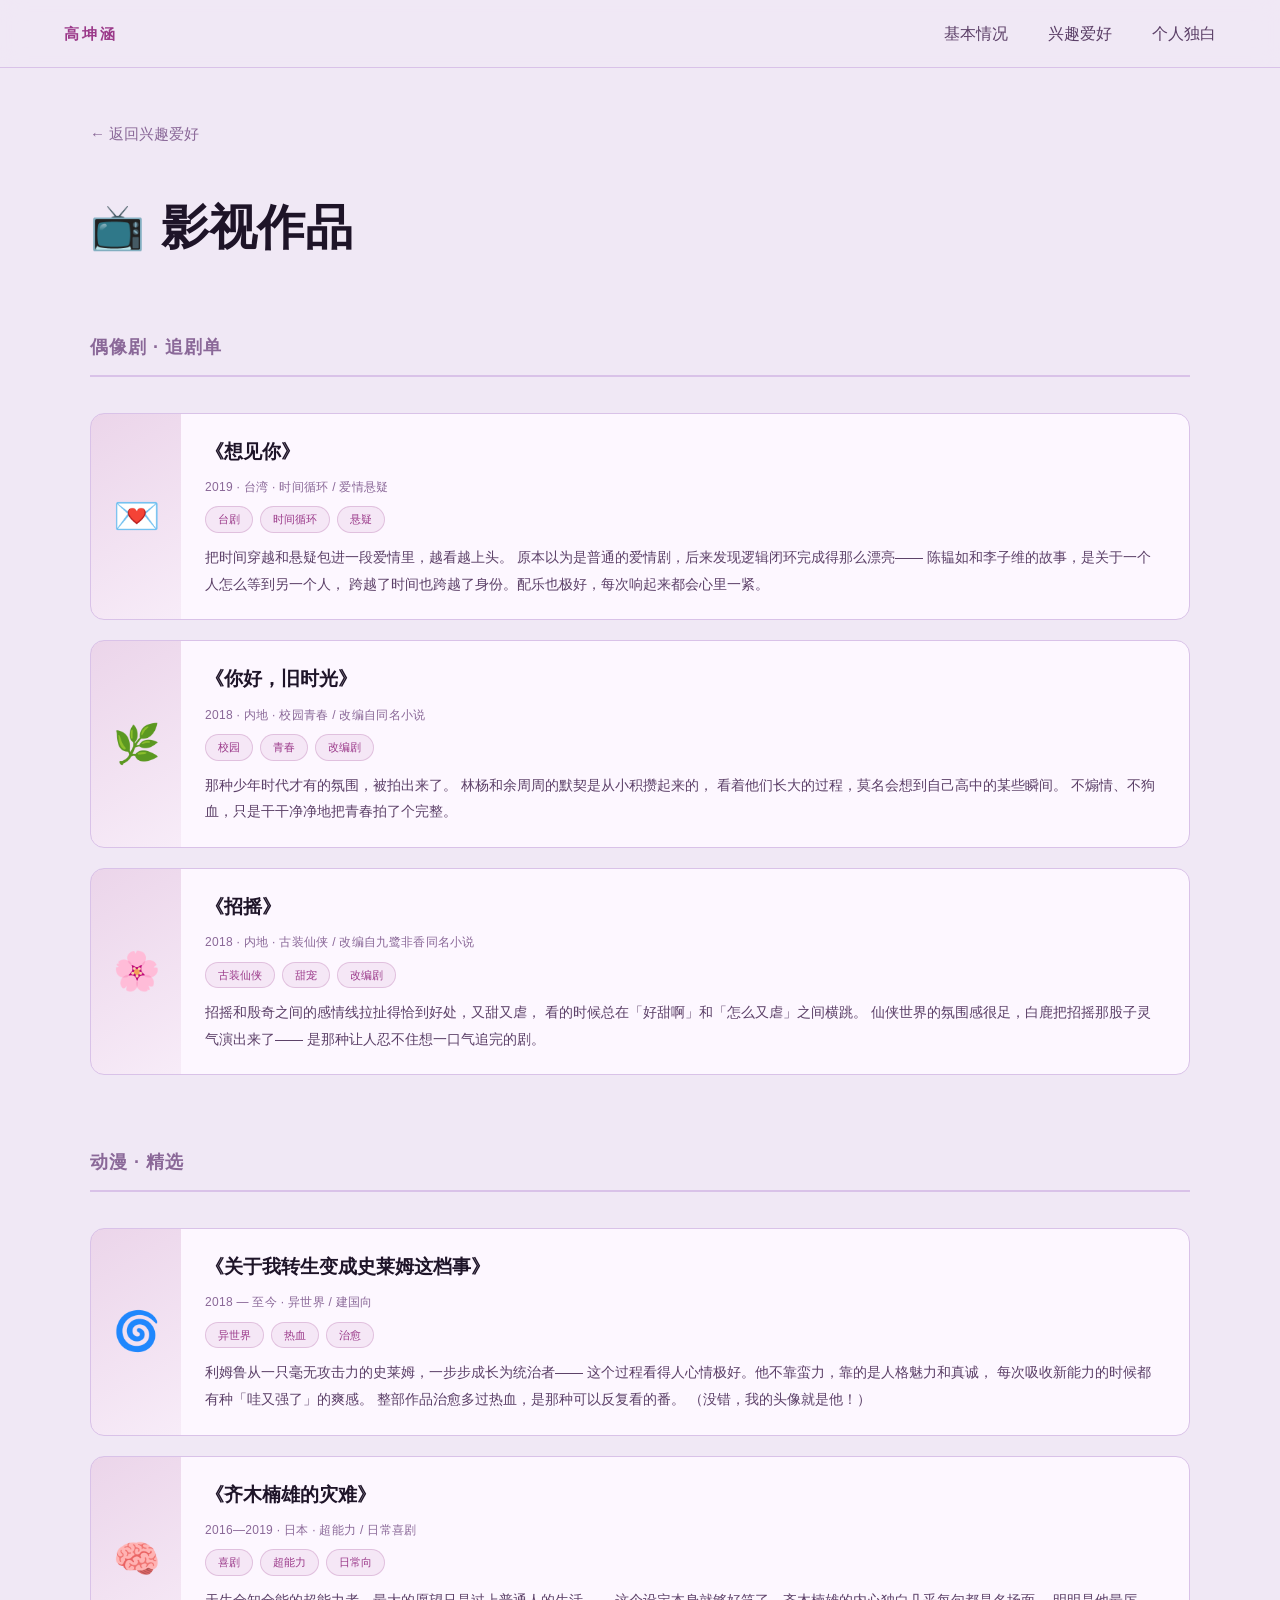
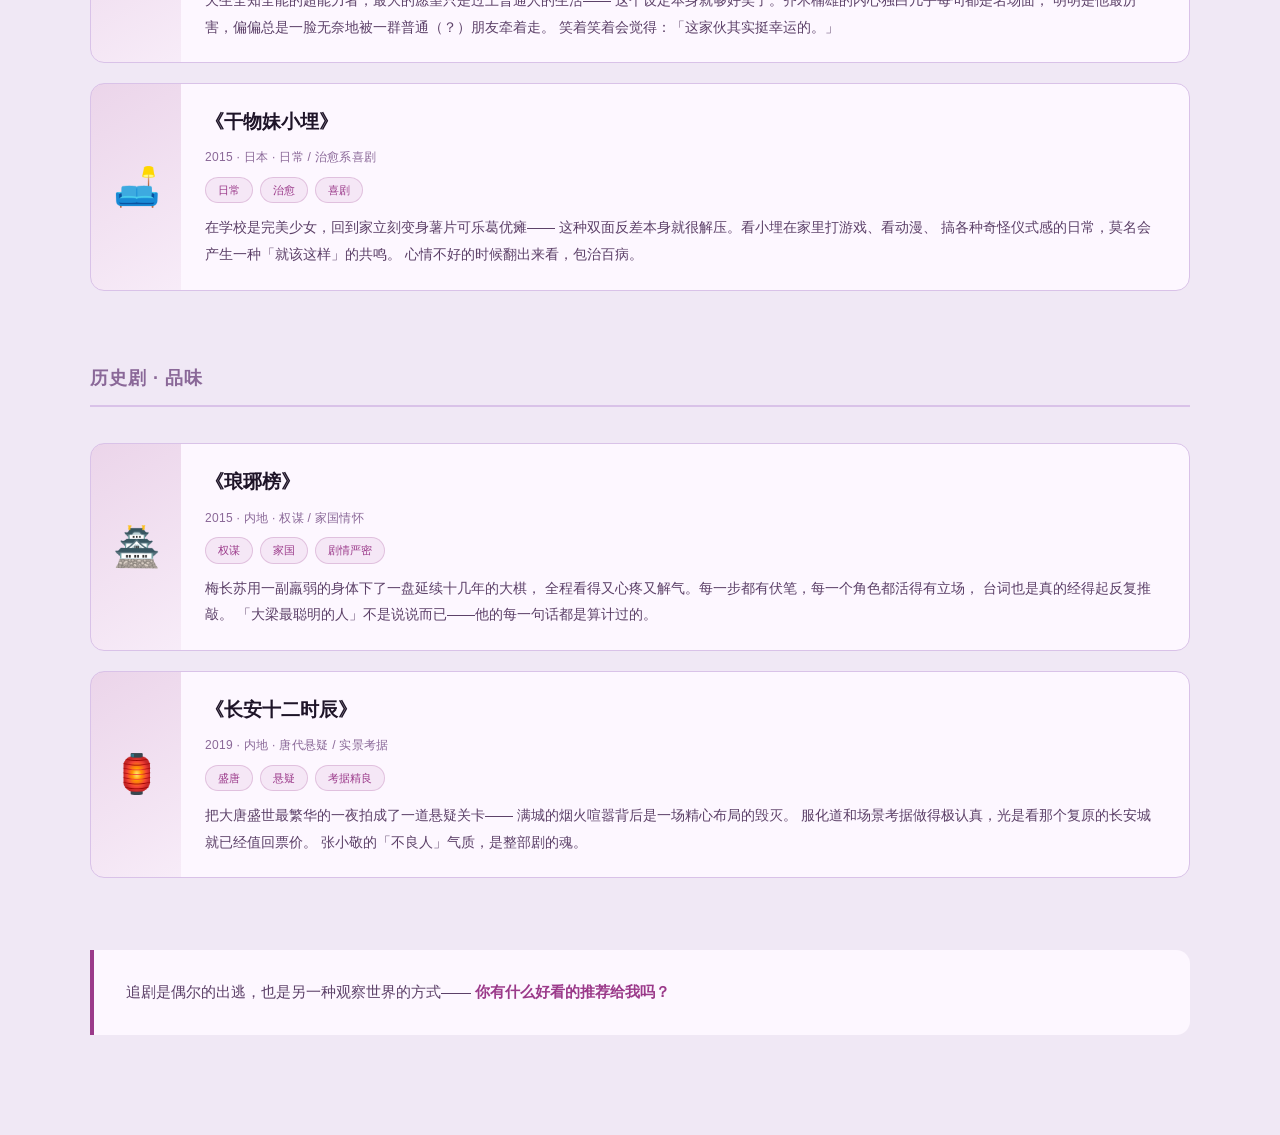
<file: drama.html>
<!DOCTYPE html>
<html lang="zh-CN">
<head>
  <meta charset="UTF-8">
  <meta name="viewport" content="width=device-width, initial-scale=1.0">
  <title>影视作品 — 高坤涵</title>
  <link rel="stylesheet" href="../style.css">
  <style>
    .hobby-page {
      padding: 120px 48px 100px;
    }

    .back-link {
      display: inline-block;
      margin-bottom: 40px;
      font-size: 15px;
      color: var(--text-muted);
      text-decoration: none;
      transition: color var(--transition);
    }
    .back-link:hover { color: var(--accent); }

    .page-heading {
      display: flex;
      align-items: center;
      gap: 16px;
      margin-bottom: 64px;
    }
    .page-icon { font-size: 44px; }
    .page-title {
      font-size: clamp(28px, 5vw, 48px);
      font-weight: 700;
    }

    /* ===== 分区 ===== */
    .drama-section {
      margin-bottom: 72px;
    }
    .drama-subtitle {
      font-size: 18px;
      font-weight: 600;
      color: var(--text-muted);
      letter-spacing: 1px;
      margin-bottom: 36px;
      padding-bottom: 12px;
      border-bottom: 2px solid var(--border);
    }

    /* ===== 卡片列表 ===== */
    .drama-list {
      display: flex;
      flex-direction: column;
      gap: 20px;
    }

    .drama-card {
      display: flex;
      gap: 0;
      background: var(--surface);
      border: 1px solid var(--border);
      border-radius: var(--radius);
      overflow: hidden;
      transition: border-color var(--transition), transform var(--transition);
    }
    .drama-card:hover {
      border-color: var(--accent);
      transform: translateX(4px);
    }

    /* 左侧彩色区块 */
    .drama-thumb {
      width: 90px;
      flex-shrink: 0;
      background: linear-gradient(150deg, rgba(155,58,138,0.18) 0%, rgba(155,58,138,0.06) 100%);
      display: flex;
      align-items: center;
      justify-content: center;
      font-size: 38px;
    }

    .drama-body {
      padding: 22px 28px 22px 24px;
      display: flex;
      flex-direction: column;
      gap: 9px;
      flex: 1;
    }

    .drama-title {
      font-size: 19px;
      font-weight: 700;
      color: var(--text-primary);
    }

    .drama-meta {
      font-size: 12px;
      color: var(--text-muted);
      letter-spacing: 0.3px;
    }

    .drama-tags {
      display: flex;
      flex-wrap: wrap;
      gap: 7px;
    }

    .drama-tag {
      font-size: 11px;
      padding: 3px 12px;
      border-radius: 20px;
      background: rgba(155, 58, 138, 0.08);
      color: var(--accent);
      border: 1px solid rgba(155, 58, 138, 0.22);
    }

    .drama-review {
      font-size: 14px;
      color: var(--text-secondary);
      line-height: 1.9;
      margin-top: 2px;
    }

    /* ===== 结尾语 ===== */
    .drama-closing {
      margin-top: 8px;
      padding: 28px 32px;
      background: var(--surface);
      border-left: 4px solid var(--accent);
      border-radius: 0 var(--radius) var(--radius) 0;
      font-size: 15px;
      color: var(--text-secondary);
      line-height: 1.9;
    }
    .drama-closing strong {
      color: var(--accent);
    }

    @media (max-width: 700px) {
      .hobby-page { padding: 88px 20px 60px; }
      .drama-thumb { width: 64px; font-size: 28px; }
      .drama-body { padding: 18px 18px 18px 16px; }
      .drama-title { font-size: 17px; }
    }
  </style>
</head>
<body>

  <nav class="navbar">
    <a href="../index.html" class="nav-logo" style="text-decoration:none;">高坤涵</a>
    <ul class="nav-links">
      <li><a href="../index.html#about">基本情况</a></li>
      <li><a href="../index.html#hobbies">兴趣爱好</a></li>
      <li><a href="../index.html#monologue">个人独白</a></li>
    </ul>
  </nav>

  <main class="hobby-page">
    <div class="container">

      <a class="back-link" href="../index.html#hobbies">← 返回兴趣爱好</a>

      <div class="page-heading">
        <span class="page-icon">📺</span>
        <h1 class="page-title">影视作品</h1>
      </div>

      <!-- ===== 偶像剧 ===== -->
      <section class="drama-section">
        <h2 class="drama-subtitle">偶像剧 · 追剧单</h2>
        <div class="drama-list">

          <div class="drama-card">
            <div class="drama-thumb">💌</div>
            <div class="drama-body">
              <div class="drama-title">《想见你》</div>
              <div class="drama-meta">2019 · 台湾 · 时间循环 / 爱情悬疑</div>
              <div class="drama-tags">
                <span class="drama-tag">台剧</span>
                <span class="drama-tag">时间循环</span>
                <span class="drama-tag">悬疑</span>
              </div>
              <p class="drama-review">
                把时间穿越和悬疑包进一段爱情里，越看越上头。
                原本以为是普通的爱情剧，后来发现逻辑闭环完成得那么漂亮——
                陈韫如和李子维的故事，是关于一个人怎么等到另一个人，
                跨越了时间也跨越了身份。配乐也极好，每次响起来都会心里一紧。
              </p>
            </div>
          </div>

          <div class="drama-card">
            <div class="drama-thumb">🌿</div>
            <div class="drama-body">
              <div class="drama-title">《你好，旧时光》</div>
              <div class="drama-meta">2018 · 内地 · 校园青春 / 改编自同名小说</div>
              <div class="drama-tags">
                <span class="drama-tag">校园</span>
                <span class="drama-tag">青春</span>
                <span class="drama-tag">改编剧</span>
              </div>
              <p class="drama-review">
                那种少年时代才有的氛围，被拍出来了。
                林杨和余周周的默契是从小积攒起来的，
                看着他们长大的过程，莫名会想到自己高中的某些瞬间。
                不煽情、不狗血，只是干干净净地把青春拍了个完整。
              </p>
            </div>
          </div>

          <div class="drama-card">
            <div class="drama-thumb">🌸</div>
            <div class="drama-body">
              <div class="drama-title">《招摇》</div>
              <div class="drama-meta">2018 · 内地 · 古装仙侠 / 改编自九鹭非香同名小说</div>
              <div class="drama-tags">
                <span class="drama-tag">古装仙侠</span>
                <span class="drama-tag">甜宠</span>
                <span class="drama-tag">改编剧</span>
              </div>
              <p class="drama-review">
                招摇和殷奇之间的感情线拉扯得恰到好处，又甜又虐，
                看的时候总在「好甜啊」和「怎么又虐」之间横跳。
                仙侠世界的氛围感很足，白鹿把招摇那股子灵气演出来了——
                是那种让人忍不住想一口气追完的剧。
              </p>
            </div>
          </div>

        </div>
      </section>

      <!-- ===== 动漫 ===== -->
      <section class="drama-section">
        <h2 class="drama-subtitle">动漫 · 精选</h2>
        <div class="drama-list">

          <div class="drama-card">
            <div class="drama-thumb">🌀</div>
            <div class="drama-body">
              <div class="drama-title">《关于我转生变成史莱姆这档事》</div>
              <div class="drama-meta">2018 — 至今 · 异世界 / 建国向</div>
              <div class="drama-tags">
                <span class="drama-tag">异世界</span>
                <span class="drama-tag">热血</span>
                <span class="drama-tag">治愈</span>
              </div>
              <p class="drama-review">
                利姆鲁从一只毫无攻击力的史莱姆，一步步成长为统治者——
                这个过程看得人心情极好。他不靠蛮力，靠的是人格魅力和真诚，
                每次吸收新能力的时候都有种「哇又强了」的爽感。
                整部作品治愈多过热血，是那种可以反复看的番。
                （没错，我的头像就是他！）
              </p>
            </div>
          </div>

          <div class="drama-card">
            <div class="drama-thumb">🧠</div>
            <div class="drama-body">
              <div class="drama-title">《齐木楠雄的灾难》</div>
              <div class="drama-meta">2016—2019 · 日本 · 超能力 / 日常喜剧</div>
              <div class="drama-tags">
                <span class="drama-tag">喜剧</span>
                <span class="drama-tag">超能力</span>
                <span class="drama-tag">日常向</span>
              </div>
              <p class="drama-review">
                天生全知全能的超能力者，最大的愿望只是过上普通人的生活——
                这个设定本身就够好笑了。齐木楠雄的内心独白几乎每句都是名场面，
                明明是他最厉害，偏偏总是一脸无奈地被一群普通（？）朋友牵着走。
                笑着笑着会觉得：「这家伙其实挺幸运的。」
              </p>
            </div>
          </div>

          <div class="drama-card">
            <div class="drama-thumb">🛋️</div>
            <div class="drama-body">
              <div class="drama-title">《干物妹小埋》</div>
              <div class="drama-meta">2015 · 日本 · 日常 / 治愈系喜剧</div>
              <div class="drama-tags">
                <span class="drama-tag">日常</span>
                <span class="drama-tag">治愈</span>
                <span class="drama-tag">喜剧</span>
              </div>
              <p class="drama-review">
                在学校是完美少女，回到家立刻变身薯片可乐葛优瘫——
                这种双面反差本身就很解压。看小埋在家里打游戏、看动漫、
                搞各种奇怪仪式感的日常，莫名会产生一种「就该这样」的共鸣。
                心情不好的时候翻出来看，包治百病。
              </p>
            </div>
          </div>

        </div>
      </section>

      <!-- ===== 历史剧 ===== -->
      <section class="drama-section">
        <h2 class="drama-subtitle">历史剧 · 品味</h2>
        <div class="drama-list">

          <div class="drama-card">
            <div class="drama-thumb">🏯</div>
            <div class="drama-body">
              <div class="drama-title">《琅琊榜》</div>
              <div class="drama-meta">2015 · 内地 · 权谋 / 家国情怀</div>
              <div class="drama-tags">
                <span class="drama-tag">权谋</span>
                <span class="drama-tag">家国</span>
                <span class="drama-tag">剧情严密</span>
              </div>
              <p class="drama-review">
                梅长苏用一副羸弱的身体下了一盘延续十几年的大棋，
                全程看得又心疼又解气。每一步都有伏笔，每一个角色都活得有立场，
                台词也是真的经得起反复推敲。
                「大梁最聪明的人」不是说说而已——他的每一句话都是算计过的。
              </p>
            </div>
          </div>

          <div class="drama-card">
            <div class="drama-thumb">🏮</div>
            <div class="drama-body">
              <div class="drama-title">《长安十二时辰》</div>
              <div class="drama-meta">2019 · 内地 · 唐代悬疑 / 实景考据</div>
              <div class="drama-tags">
                <span class="drama-tag">盛唐</span>
                <span class="drama-tag">悬疑</span>
                <span class="drama-tag">考据精良</span>
              </div>
              <p class="drama-review">
                把大唐盛世最繁华的一夜拍成了一道悬疑关卡——
                满城的烟火喧嚣背后是一场精心布局的毁灭。
                服化道和场景考据做得极认真，光是看那个复原的长安城就已经值回票价。
                张小敬的「不良人」气质，是整部剧的魂。
              </p>
            </div>
          </div>

        </div>
      </section>

      <div class="drama-closing">
        追剧是偶尔的出逃，也是另一种观察世界的方式——
        <strong>你有什么好看的推荐给我吗？</strong>
      </div>

    </div>
  </main>

</body>
</html>
</file>
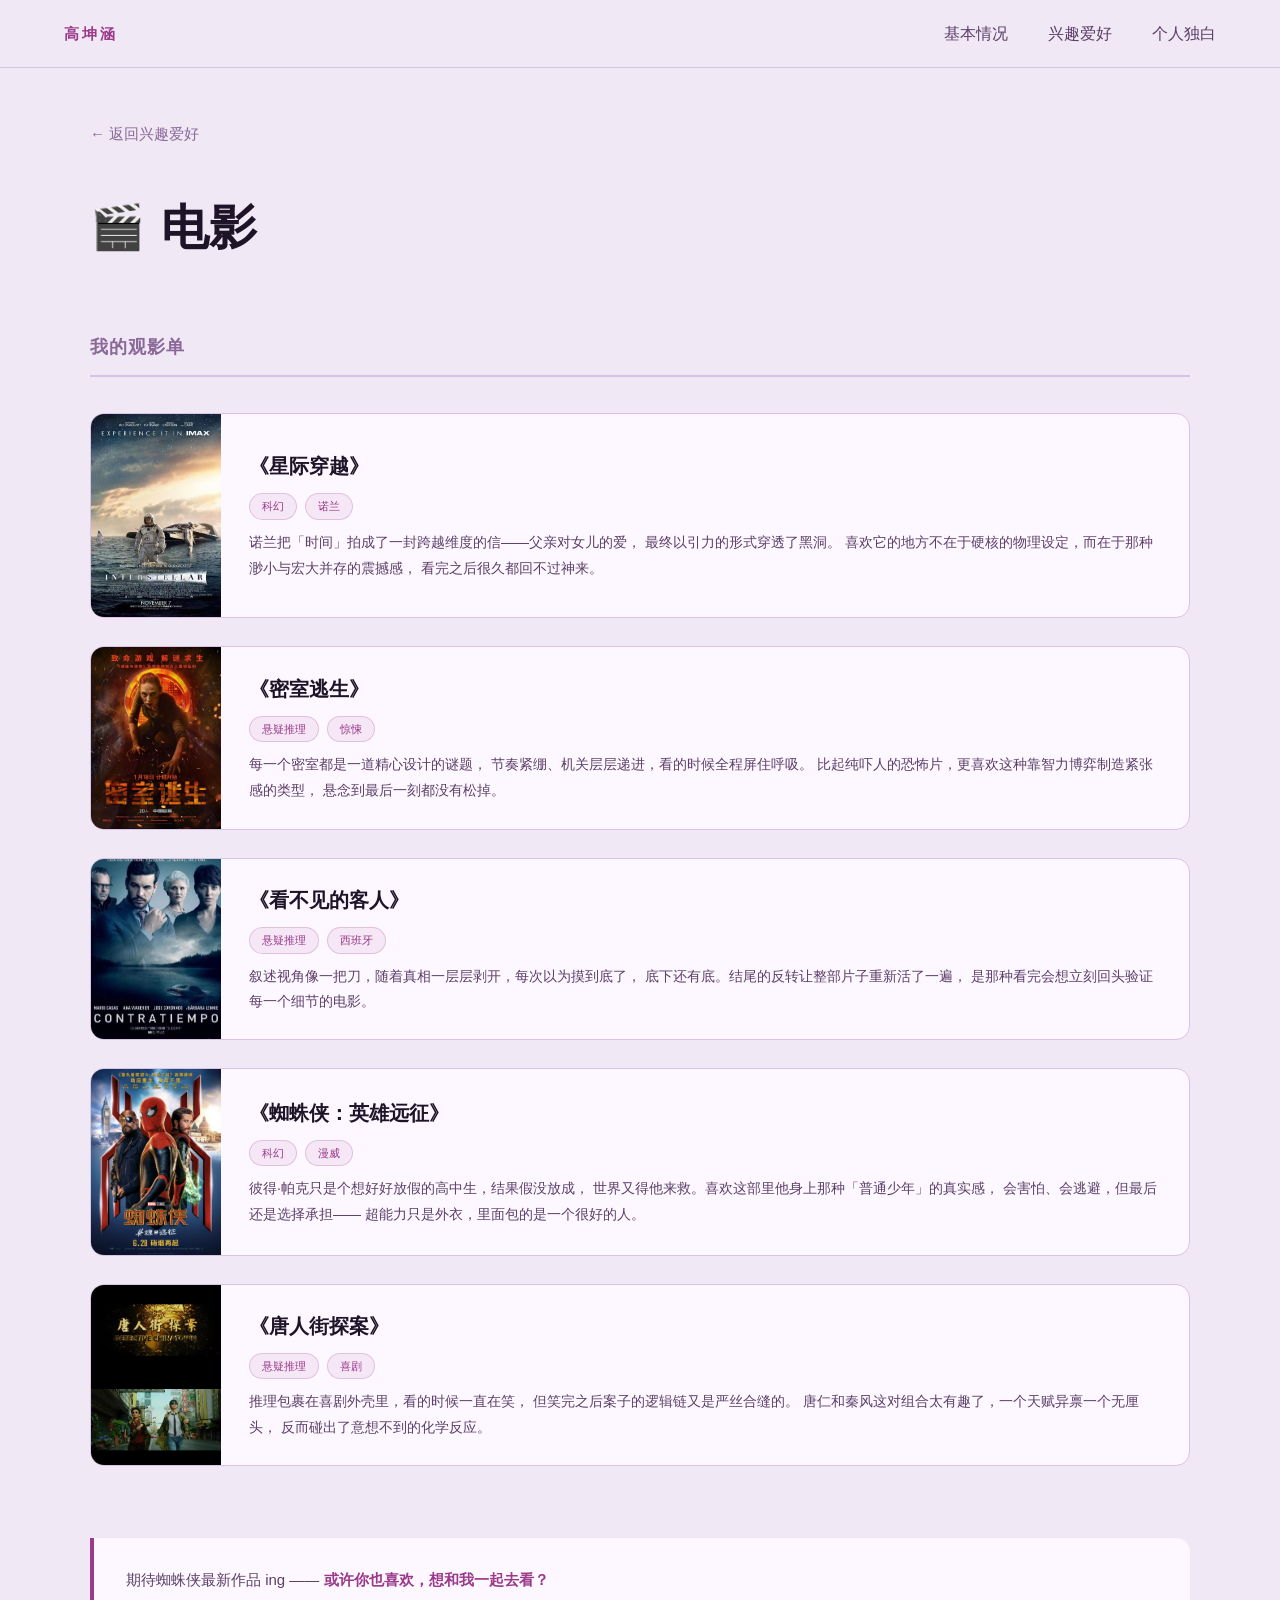
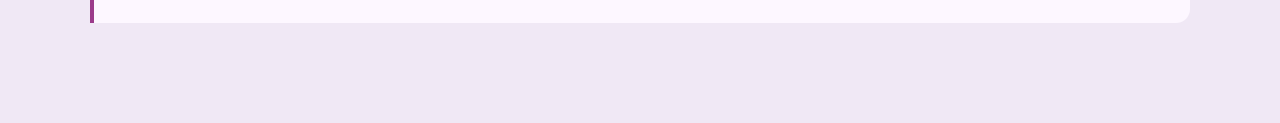
<file: film.html>
<!DOCTYPE html>
<html lang="zh-CN">
<head>
  <meta charset="UTF-8">
  <meta name="viewport" content="width=device-width, initial-scale=1.0">
  <title>电影 — 高坤涵</title>
  <link rel="stylesheet" href="../style.css">
  <style>
    .hobby-page {
      padding: 120px 48px 100px;
    }

    .back-link {
      display: inline-block;
      margin-bottom: 40px;
      font-size: 15px;
      color: var(--text-muted);
      text-decoration: none;
      transition: color var(--transition);
    }
    .back-link:hover { color: var(--accent); }

    .page-heading {
      display: flex;
      align-items: center;
      gap: 16px;
      margin-bottom: 64px;
    }
    .page-icon { font-size: 44px; }
    .page-title {
      font-size: clamp(28px, 5vw, 48px);
      font-weight: 700;
    }

    .film-section {
      margin-bottom: 72px;
    }
    .film-subtitle {
      font-size: 18px;
      font-weight: 600;
      color: var(--text-muted);
      letter-spacing: 1px;
      margin-bottom: 36px;
      padding-bottom: 12px;
      border-bottom: 2px solid var(--border);
    }

    /* ===== 电影卡片列表 ===== */
    .film-list {
      display: flex;
      flex-direction: column;
      gap: 28px;
    }

    .film-card {
      display: flex;
      gap: 28px;
      background: var(--surface);
      border: 1px solid var(--border);
      border-radius: var(--radius);
      overflow: hidden;
      transition: border-color var(--transition), transform var(--transition);
    }
    .film-card:hover {
      border-color: var(--accent);
      transform: translateX(4px);
    }

    .film-poster {
      width: 130px;
      flex-shrink: 0;
      object-fit: cover;
      display: block;
    }

    .film-body {
      padding: 24px 28px 24px 0;
      display: flex;
      flex-direction: column;
      gap: 10px;
      justify-content: center;
    }

    .film-title {
      font-size: 20px;
      font-weight: 700;
      color: var(--text-primary);
    }

    .film-tags {
      display: flex;
      flex-wrap: wrap;
      gap: 8px;
    }

    .film-tag {
      font-size: 11px;
      padding: 3px 12px;
      border-radius: 20px;
      background: rgba(155, 58, 138, 0.08);
      color: var(--accent);
      border: 1px solid rgba(155, 58, 138, 0.22);
    }

    .film-review {
      font-size: 14px;
      color: var(--text-secondary);
      line-height: 1.85;
    }

    /* ===== 结尾语 ===== */
    .film-closing {
      margin-top: 16px;
      padding: 28px 32px;
      background: var(--surface);
      border-left: 4px solid var(--accent);
      border-radius: 0 var(--radius) var(--radius) 0;
      font-size: 15px;
      color: var(--text-secondary);
      line-height: 1.9;
    }
    .film-closing strong {
      color: var(--accent);
    }

    @media (max-width: 700px) {
      .hobby-page { padding: 88px 20px 60px; }
      .film-card { flex-direction: column; }
      .film-poster { width: 100%; height: 200px; }
      .film-body { padding: 20px; }
    }
  </style>
</head>
<body>

  <nav class="navbar">
    <a href="../index.html" class="nav-logo" style="text-decoration:none;">高坤涵</a>
    <ul class="nav-links">
      <li><a href="../index.html#about">基本情况</a></li>
      <li><a href="../index.html#hobbies">兴趣爱好</a></li>
      <li><a href="../index.html#monologue">个人独白</a></li>
    </ul>
  </nav>

  <main class="hobby-page">
    <div class="container">

      <a class="back-link" href="../index.html#hobbies">← 返回兴趣爱好</a>

      <div class="page-heading">
        <span class="page-icon">🎬</span>
        <h1 class="page-title">电影</h1>
      </div>

      <section class="film-section">
        <h2 class="film-subtitle">我的观影单</h2>
        <div class="film-list">

          <div class="film-card">
            <img src="星际穿越.jpg" alt="星际穿越" class="film-poster">
            <div class="film-body">
              <div class="film-title">《星际穿越》</div>
              <div class="film-tags">
                <span class="film-tag">科幻</span>
                <span class="film-tag">诺兰</span>
              </div>
              <p class="film-review">
                诺兰把「时间」拍成了一封跨越维度的信——父亲对女儿的爱，
                最终以引力的形式穿透了黑洞。
                喜欢它的地方不在于硬核的物理设定，而在于那种渺小与宏大并存的震撼感，
                看完之后很久都回不过神来。
              </p>
            </div>
          </div>

          <div class="film-card">
            <img src="密室逃生.jpg" alt="密室逃生" class="film-poster">
            <div class="film-body">
              <div class="film-title">《密室逃生》</div>
              <div class="film-tags">
                <span class="film-tag">悬疑推理</span>
                <span class="film-tag">惊悚</span>
              </div>
              <p class="film-review">
                每一个密室都是一道精心设计的谜题，
                节奏紧绷、机关层层递进，看的时候全程屏住呼吸。
                比起纯吓人的恐怖片，更喜欢这种靠智力博弈制造紧张感的类型，
                悬念到最后一刻都没有松掉。
              </p>
            </div>
          </div>

          <div class="film-card">
            <img src="看不见的客人.jpg" alt="看不见的客人" class="film-poster">
            <div class="film-body">
              <div class="film-title">《看不见的客人》</div>
              <div class="film-tags">
                <span class="film-tag">悬疑推理</span>
                <span class="film-tag">西班牙</span>
              </div>
              <p class="film-review">
                叙述视角像一把刀，随着真相一层层剥开，每次以为摸到底了，
                底下还有底。结尾的反转让整部片子重新活了一遍，
                是那种看完会想立刻回头验证每一个细节的电影。
              </p>
            </div>
          </div>

          <div class="film-card">
            <img src="蜘蛛侠2英雄远征.jpg" alt="蜘蛛侠英雄远征" class="film-poster">
            <div class="film-body">
              <div class="film-title">《蜘蛛侠：英雄远征》</div>
              <div class="film-tags">
                <span class="film-tag">科幻</span>
                <span class="film-tag">漫威</span>
              </div>
              <p class="film-review">
                彼得·帕克只是个想好好放假的高中生，结果假没放成，
                世界又得他来救。喜欢这部里他身上那种「普通少年」的真实感，
                会害怕、会逃避，但最后还是选择承担——
                超能力只是外衣，里面包的是一个很好的人。
              </p>
            </div>
          </div>

          <div class="film-card">
            <img src="唐人街探案.jpg" alt="唐人街探案" class="film-poster">
            <div class="film-body">
              <div class="film-title">《唐人街探案》</div>
              <div class="film-tags">
                <span class="film-tag">悬疑推理</span>
                <span class="film-tag">喜剧</span>
              </div>
              <p class="film-review">
                推理包裹在喜剧外壳里，看的时候一直在笑，
                但笑完之后案子的逻辑链又是严丝合缝的。
                唐仁和秦风这对组合太有趣了，一个天赋异禀一个无厘头，
                反而碰出了意想不到的化学反应。
              </p>
            </div>
          </div>

        </div>
      </section>

      <div class="film-closing">
        期待蜘蛛侠最新作品 ing ——
        <strong>或许你也喜欢，想和我一起去看？</strong>
      </div>

    </div>
  </main>

</body>
</html>
</file>
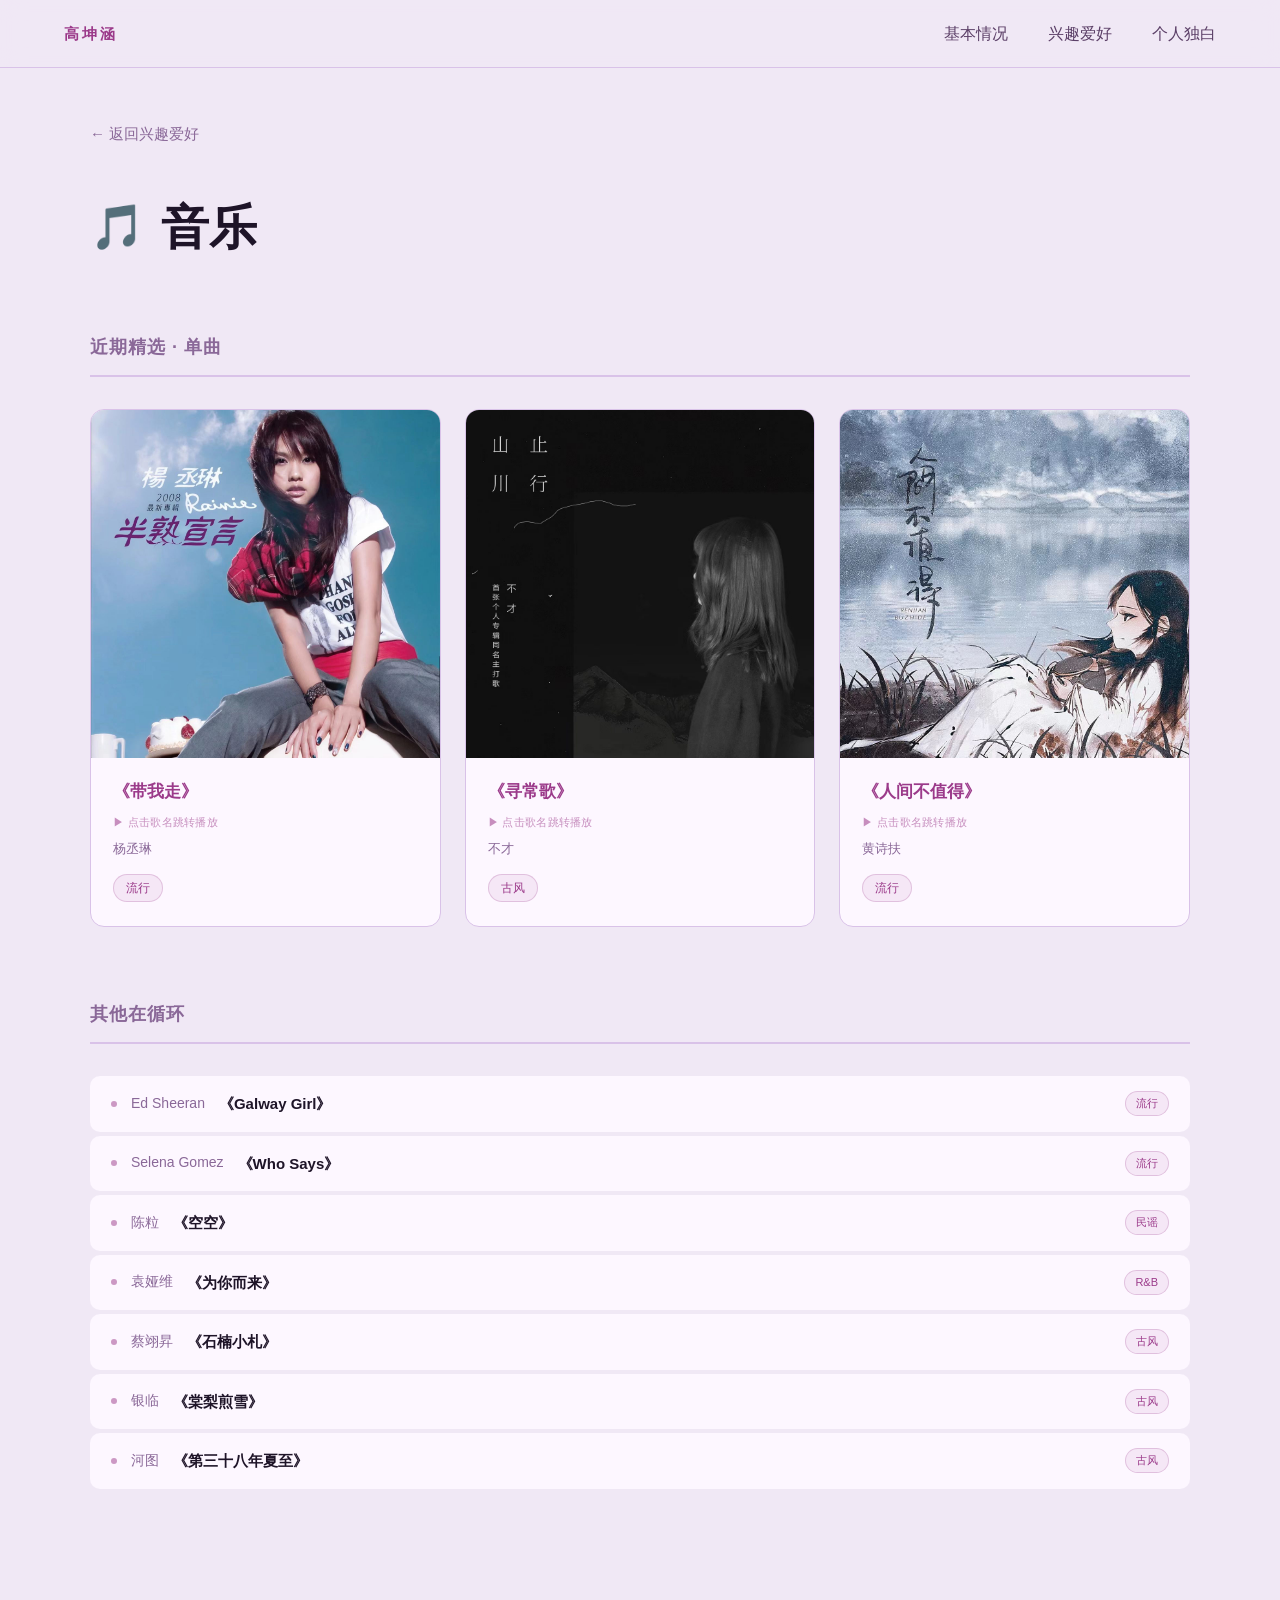
<file: music.html>
<!DOCTYPE html>
<html lang="zh-CN">
<head>
  <meta charset="UTF-8">
  <meta name="viewport" content="width=device-width, initial-scale=1.0">
  <title>音乐 — 高坤涵</title>
  <link rel="stylesheet" href="../style.css">
  <style>
    .hobby-page {
      padding: 120px 48px 100px;
    }

    .back-link {
      display: inline-block;
      margin-bottom: 40px;
      font-size: 15px;
      color: var(--text-muted);
      text-decoration: none;
      transition: color var(--transition);
    }
    .back-link:hover { color: var(--accent); }

    .page-heading {
      display: flex;
      align-items: center;
      gap: 16px;
      margin-bottom: 64px;
    }
    .page-icon { font-size: 44px; }
    .page-title {
      font-size: clamp(28px, 5vw, 48px);
      font-weight: 700;
    }

    .music-section {
      margin-bottom: 72px;
    }
    .music-subtitle {
      font-size: 18px;
      font-weight: 600;
      color: var(--text-muted);
      letter-spacing: 1px;
      margin-bottom: 32px;
      padding-bottom: 12px;
      border-bottom: 2px solid var(--border);
    }

    /* ===== 精选歌曲卡片 ===== */
    .song-grid {
      display: grid;
      grid-template-columns: repeat(3, 1fr);
      gap: 24px;
    }

    .song-card {
      background: var(--surface);
      border: 1px solid var(--border);
      border-radius: var(--radius);
      overflow: hidden;
      transition: border-color var(--transition), transform var(--transition);
    }
    .song-card:hover {
      border-color: var(--accent);
      transform: translateY(-4px);
    }

    .song-cover {
      width: 100%;
      aspect-ratio: 1 / 1;
      object-fit: cover;
      display: block;
    }

    .song-info {
      padding: 20px 22px 24px;
      display: flex;
      flex-direction: column;
      gap: 6px;
    }

    .song-title-link {
      font-size: 17px;
      font-weight: 700;
      color: var(--accent);
      text-decoration: none;
      transition: opacity var(--transition);
    }
    .song-title-link:hover { opacity: 0.75; }

    .song-artist {
      font-size: 13px;
      color: var(--text-muted);
    }

    .song-tag {
      display: inline-block;
      margin-top: 8px;
      font-size: 12px;
      padding: 3px 12px;
      border-radius: 20px;
      background: rgba(155, 58, 138, 0.08);
      color: var(--accent);
      border: 1px solid rgba(155, 58, 138, 0.22);
      width: fit-content;
    }

    .play-hint {
      font-size: 11px;
      color: var(--accent);
      opacity: 0.55;
      letter-spacing: 0.3px;
    }

    /* ===== 循环歌单 ===== */
    .loop-list {
      display: flex;
      flex-direction: column;
      gap: 4px;
    }

    .loop-item {
      display: flex;
      align-items: center;
      gap: 14px;
      padding: 14px 20px;
      background: var(--surface);
      border: 1px solid transparent;
      border-radius: 10px;
      transition: border-color var(--transition);
    }
    .loop-item:hover {
      border-color: var(--border);
    }

    .loop-dot {
      width: 6px;
      height: 6px;
      border-radius: 50%;
      background: var(--accent);
      opacity: 0.5;
      flex-shrink: 0;
    }

    .loop-artist {
      font-size: 14px;
      color: var(--text-muted);
    }

    .loop-song-link {
      font-size: 15px;
      font-weight: 600;
      color: var(--text-primary);
      text-decoration: none;
      transition: color var(--transition);
    }
    .loop-song-link:hover { color: var(--accent); }

    .loop-tag {
      margin-left: auto;
      font-size: 11px;
      padding: 2px 10px;
      border-radius: 20px;
      background: rgba(155, 58, 138, 0.08);
      color: var(--accent);
      border: 1px solid rgba(155, 58, 138, 0.22);
      white-space: nowrap;
    }

    @media (max-width: 700px) {
      .hobby-page { padding: 88px 20px 60px; }
      .song-grid { grid-template-columns: 1fr; }
    }
  </style>
</head>
<body>

  <nav class="navbar">
    <a href="../index.html" class="nav-logo" style="text-decoration:none;">高坤涵</a>
    <ul class="nav-links">
      <li><a href="../index.html#about">基本情况</a></li>
      <li><a href="../index.html#hobbies">兴趣爱好</a></li>
      <li><a href="../index.html#monologue">个人独白</a></li>
    </ul>
  </nav>

  <main class="hobby-page">
    <div class="container">

      <a class="back-link" href="../index.html#hobbies">← 返回兴趣爱好</a>

      <div class="page-heading">
        <span class="page-icon">🎵</span>
        <h1 class="page-title">音乐</h1>
      </div>

      <!-- 精选单曲 -->
      <section class="music-section">
        <h2 class="music-subtitle">近期精选 · 单曲</h2>
        <div class="song-grid">

          <div class="song-card">
            <img src="带我走.jpg" alt="带我走封面" class="song-cover">
            <div class="song-info">
              <a class="song-title-link"
                 href="https://music.163.com/#/song?id=26082345"
                 target="_blank" rel="noopener">《带我走》</a>
              <span class="play-hint">▶ 点击歌名跳转播放</span>
              <div class="song-artist">杨丞琳</div>
              <span class="song-tag">流行</span>
            </div>
          </div>

          <div class="song-card">
            <img src="寻常歌.jpg" alt="寻常歌封面" class="song-cover">
            <div class="song-info">
              <a class="song-title-link"
                 href="https://music.163.com/#/song?id=1383011136"
                 target="_blank" rel="noopener">《寻常歌》</a>
              <span class="play-hint">▶ 点击歌名跳转播放</span>
              <div class="song-artist">不才</div>
              <span class="song-tag">古风</span>
            </div>
          </div>

          <div class="song-card">
            <img src="人间不值得.jpg" alt="人间不值得封面" class="song-cover">
            <div class="song-info">
              <a class="song-title-link"
                 href="https://music.163.com/#/song?id=1340543218"
                 target="_blank" rel="noopener">《人间不值得》</a>
              <span class="play-hint">▶ 点击歌名跳转播放</span>
              <div class="song-artist">黄诗扶</div>
              <span class="song-tag">流行</span>
            </div>
          </div>

        </div>
      </section>

      <!-- 循环歌单 -->
      <section class="music-section">
        <h2 class="music-subtitle">其他在循环</h2>
        <div class="loop-list">

          <div class="loop-item">
            <span class="loop-dot"></span>
            <span class="loop-artist">Ed Sheeran</span>
            <a class="loop-song-link" href="https://music.163.com/#/song?id=460043704" target="_blank" rel="noopener">《Galway Girl》</a>
            <span class="loop-tag">流行</span>
          </div>

          <div class="loop-item">
            <span class="loop-dot"></span>
            <span class="loop-artist">Selena Gomez</span>
            <a class="loop-song-link" href="https://music.163.com/#/song?id=29747526" target="_blank" rel="noopener">《Who Says》</a>
            <span class="loop-tag">流行</span>
          </div>

          <div class="loop-item">
            <span class="loop-dot"></span>
            <span class="loop-artist">陈粒</span>
            <a class="loop-song-link" href="https://music.163.com/#/song?id=2749425343" target="_blank" rel="noopener">《空空》</a>
            <span class="loop-tag">民谣</span>
          </div>

          <div class="loop-item">
            <span class="loop-dot"></span>
            <span class="loop-artist">袁娅维</span>
            <a class="loop-song-link" href="https://music.163.com/#/song?id=1410431384" target="_blank" rel="noopener">《为你而来》</a>
            <span class="loop-tag">R&amp;B</span>
          </div>

          <div class="loop-item">
            <span class="loop-dot"></span>
            <span class="loop-artist">蔡翊昇</span>
            <a class="loop-song-link" href="https://music.163.com/#/song?id=29984416" target="_blank" rel="noopener">《石楠小札》</a>
            <span class="loop-tag">古风</span>
          </div>

          <div class="loop-item">
            <span class="loop-dot"></span>
            <span class="loop-artist">银临</span>
            <a class="loop-song-link" href="https://music.163.com/#/song?id=28188427" target="_blank" rel="noopener">《棠梨煎雪》</a>
            <span class="loop-tag">古风</span>
          </div>

          <div class="loop-item">
            <span class="loop-dot"></span>
            <span class="loop-artist">河图</span>
            <a class="loop-song-link" href="https://music.163.com/#/song?id=101126" target="_blank" rel="noopener">《第三十八年夏至》</a>
            <span class="loop-tag">古风</span>
          </div>

        </div>
      </section>

    </div>
  </main>

</body>
</html>
</file>
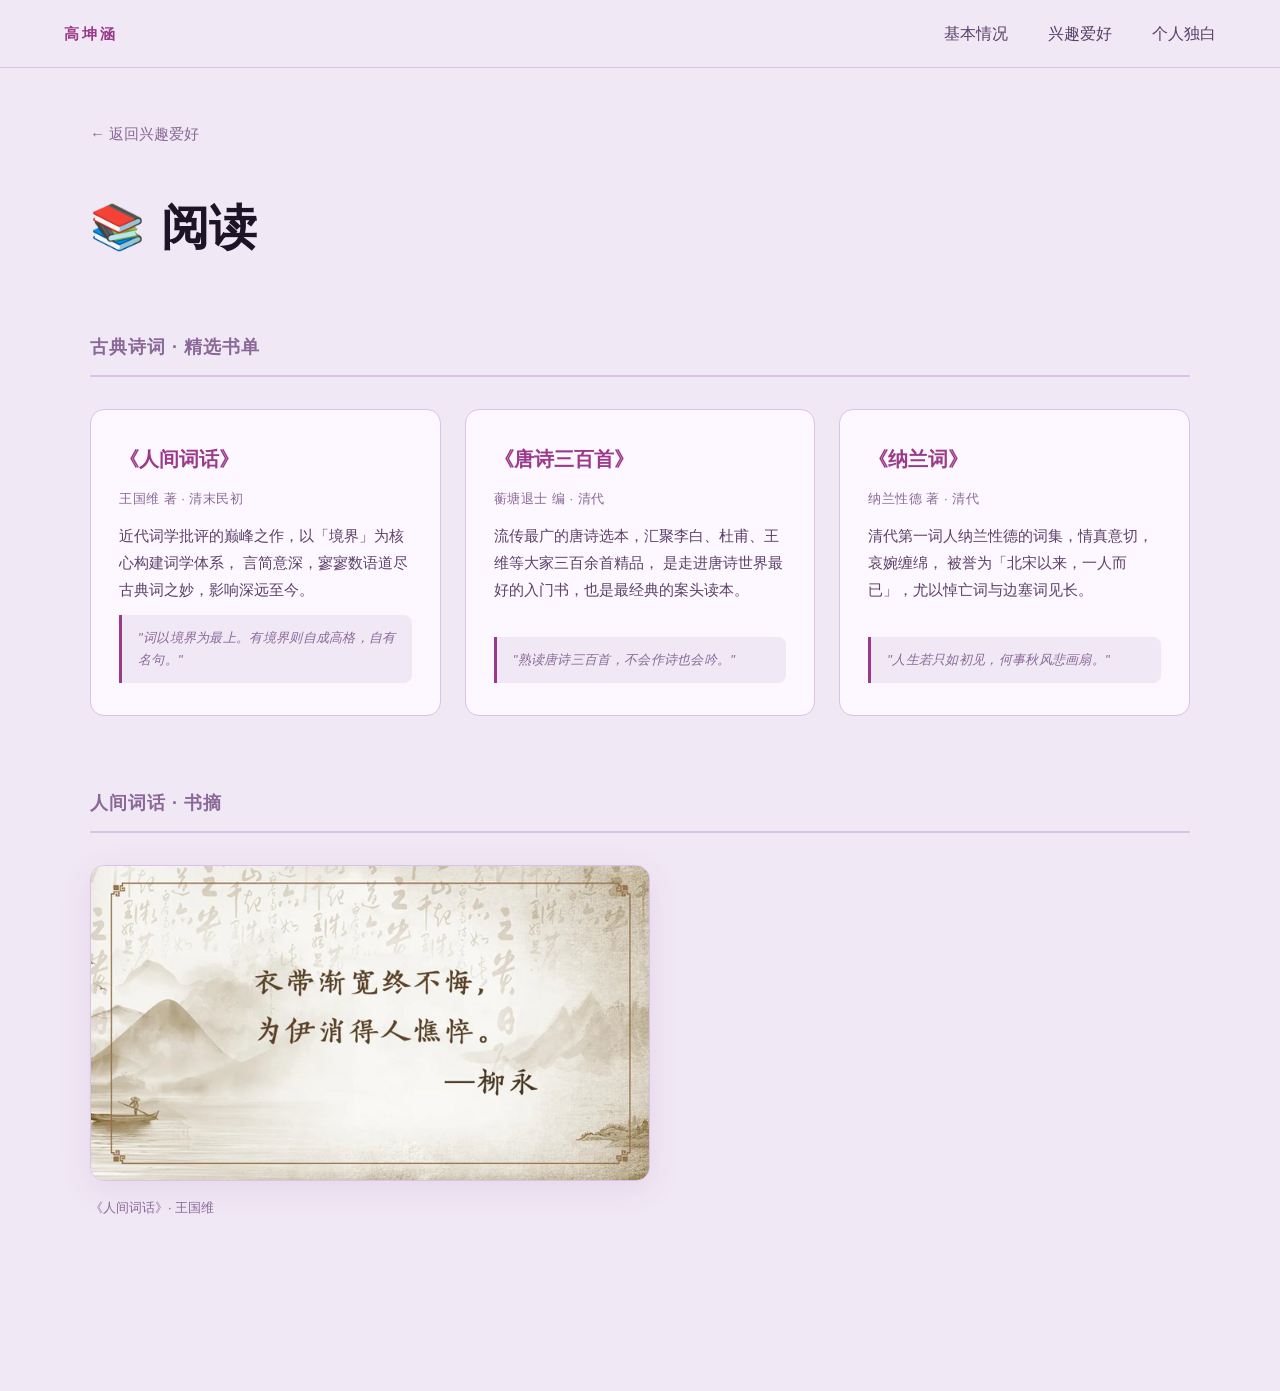
<file: reading.html>
<!DOCTYPE html>
<html lang="zh-CN">
<head>
  <meta charset="UTF-8">
  <meta name="viewport" content="width=device-width, initial-scale=1.0">
  <title>阅读 — 高坤涵</title>
  <link rel="stylesheet" href="../style.css">
  <style>
    .hobby-page {
      padding: 120px 48px 100px;
    }

    .back-link {
      display: inline-block;
      margin-bottom: 40px;
      font-size: 15px;
      color: var(--text-muted);
      text-decoration: none;
      transition: color var(--transition);
    }
    .back-link:hover { color: var(--accent); }

    .page-heading {
      display: flex;
      align-items: center;
      gap: 16px;
      margin-bottom: 64px;
    }
    .page-icon { font-size: 44px; }
    .page-title {
      font-size: clamp(28px, 5vw, 48px);
      font-weight: 700;
    }

    /* ===== 分区标题 ===== */
    .reading-section {
      margin-bottom: 72px;
    }
    .reading-subtitle {
      font-size: 18px;
      font-weight: 600;
      color: var(--text-muted);
      letter-spacing: 1px;
      margin-bottom: 32px;
      padding-bottom: 12px;
      border-bottom: 2px solid var(--border);
    }

    /* ===== 书单卡片 ===== */
    .book-grid {
      display: grid;
      grid-template-columns: repeat(3, 1fr);
      gap: 24px;
    }

    .book-card {
      background: var(--surface);
      border: 1px solid var(--border);
      border-radius: var(--radius);
      padding: 32px 28px;
      display: flex;
      flex-direction: column;
      gap: 12px;
      transition: border-color var(--transition), transform var(--transition);
    }
    .book-card:hover {
      border-color: var(--accent);
      transform: translateY(-4px);
    }

    .book-title {
      font-size: 20px;
      font-weight: 700;
      color: var(--accent);
    }
    .book-author {
      font-size: 13px;
      color: var(--text-muted);
      letter-spacing: 0.5px;
    }
    .book-desc {
      font-size: 15px;
      color: var(--text-secondary);
      line-height: 1.8;
      flex: 1;
    }
    .book-quote {
      font-size: 13px;
      color: var(--text-muted);
      font-style: italic;
      padding: 12px 16px;
      background: var(--bg);
      border-left: 3px solid var(--accent);
      border-radius: 0 8px 8px 0;
      line-height: 1.7;
    }

    /* ===== 图片区 ===== */
    .book-image-wrap {
      display: flex;
      flex-direction: column;
      align-items: flex-start;
      gap: 16px;
    }
    .book-image {
      width: 100%;
      max-width: 560px;
      border-radius: var(--radius);
      border: 1px solid var(--border);
      box-shadow: 0 8px 32px rgba(155, 58, 138, 0.1);
      display: block;
    }
    /* 图片加载失败时显示占位 */
    .book-image::after {
      content: '图片加载中…';
    }
    figcaption {
      font-size: 13px;
      color: var(--text-muted);
    }

    /* ===== 响应式 ===== */
    @media (max-width: 700px) {
      .hobby-page { padding: 88px 20px 60px; }
      .book-grid { grid-template-columns: 1fr; }
    }
  </style>
</head>
<body>

  <nav class="navbar">
    <a href="../index.html" class="nav-logo" style="text-decoration:none;">高坤涵</a>
    <ul class="nav-links">
      <li><a href="../index.html#about">基本情况</a></li>
      <li><a href="../index.html#hobbies">兴趣爱好</a></li>
      <li><a href="../index.html#monologue">个人独白</a></li>
    </ul>
  </nav>

  <main class="hobby-page">
    <div class="container">

      <a class="back-link" href="../index.html#hobbies">← 返回兴趣爱好</a>

      <div class="page-heading">
        <span class="page-icon">📚</span>
        <h1 class="page-title">阅读</h1>
      </div>

      <!-- 古典诗词书单 -->
      <section class="reading-section">
        <h2 class="reading-subtitle">古典诗词 · 精选书单</h2>
        <div class="book-grid">

          <div class="book-card">
            <div class="book-title">《人间词话》</div>
            <div class="book-author">王国维 著 · 清末民初</div>
            <p class="book-desc">
              近代词学批评的巅峰之作，以「境界」为核心构建词学体系，
              言简意深，寥寥数语道尽古典词之妙，影响深远至今。
            </p>
            <blockquote class="book-quote">
              "词以境界为最上。有境界则自成高格，自有名句。"
            </blockquote>
          </div>

          <div class="book-card">
            <div class="book-title">《唐诗三百首》</div>
            <div class="book-author">蘅塘退士 编 · 清代</div>
            <p class="book-desc">
              流传最广的唐诗选本，汇聚李白、杜甫、王维等大家三百余首精品，
              是走进唐诗世界最好的入门书，也是最经典的案头读本。
            </p>
            <blockquote class="book-quote">
              "熟读唐诗三百首，不会作诗也会吟。"
            </blockquote>
          </div>

          <div class="book-card">
            <div class="book-title">《纳兰词》</div>
            <div class="book-author">纳兰性德 著 · 清代</div>
            <p class="book-desc">
              清代第一词人纳兰性德的词集，情真意切，哀婉缠绵，
              被誉为「北宋以来，一人而已」，尤以悼亡词与边塞词见长。
            </p>
            <blockquote class="book-quote">
              "人生若只如初见，何事秋风悲画扇。"
            </blockquote>
          </div>

        </div>
      </section>

      <!-- 人间词话图片 -->
      <!-- 请将图片文件命名为 renjian.jpg 并放入 hobbies/ 目录 -->
      <section class="reading-section">
        <h2 class="reading-subtitle">人间词话 · 书摘</h2>
        <figure class="book-image-wrap">
          <img src="renjian.jpg" alt="《人间词话》书页" class="book-image">
          <figcaption>《人间词话》· 王国维</figcaption>
        </figure>
      </section>

    </div>
  </main>

</body>
</html>
</file>
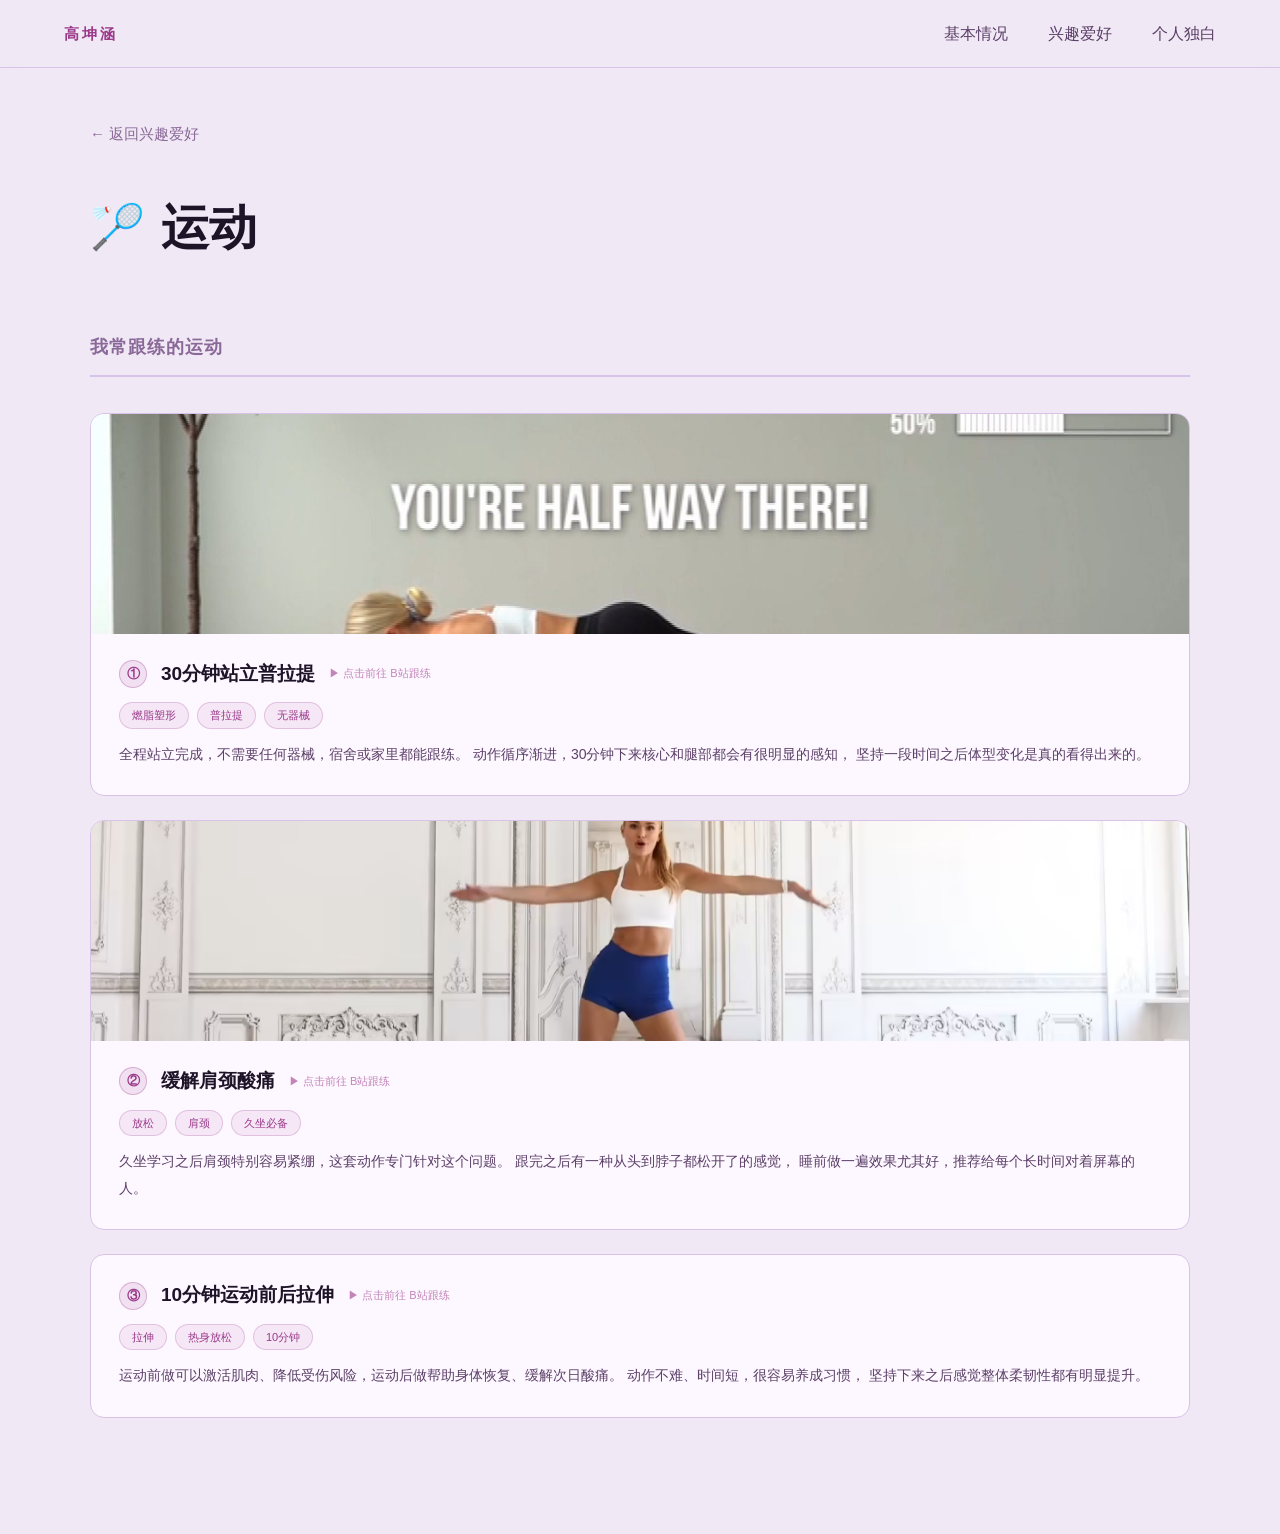
<file: sports.html>
<!DOCTYPE html>
<html lang="zh-CN">
<head>
  <meta charset="UTF-8">
  <meta name="viewport" content="width=device-width, initial-scale=1.0">
  <title>运动 — 高坤涵</title>
  <link rel="stylesheet" href="../style.css">
  <style>
    .hobby-page {
      padding: 120px 48px 100px;
    }

    .back-link {
      display: inline-block;
      margin-bottom: 40px;
      font-size: 15px;
      color: var(--text-muted);
      text-decoration: none;
      transition: color var(--transition);
    }
    .back-link:hover { color: var(--accent); }

    .page-heading {
      display: flex;
      align-items: center;
      gap: 16px;
      margin-bottom: 64px;
    }
    .page-icon { font-size: 44px; }
    .page-title {
      font-size: clamp(28px, 5vw, 48px);
      font-weight: 700;
    }

    .sports-section {
      margin-bottom: 16px;
    }
    .sports-subtitle {
      font-size: 18px;
      font-weight: 600;
      color: var(--text-muted);
      letter-spacing: 1px;
      margin-bottom: 36px;
      padding-bottom: 12px;
      border-bottom: 2px solid var(--border);
    }

    /* ===== 跟练卡片 ===== */
    .workout-list {
      display: flex;
      flex-direction: column;
      gap: 24px;
    }

    .workout-card {
      background: var(--surface);
      border: 1px solid var(--border);
      border-radius: var(--radius);
      overflow: hidden;
      transition: border-color var(--transition), transform var(--transition);
    }
    .workout-card:hover {
      border-color: var(--accent);
      transform: translateY(-3px);
    }

    .workout-cover {
      width: 100%;
      max-height: 220px;
      object-fit: cover;
      display: block;
    }

    .workout-body {
      padding: 24px 28px 28px;
      display: flex;
      flex-direction: column;
      gap: 12px;
    }

    .workout-header {
      display: flex;
      align-items: center;
      gap: 14px;
      flex-wrap: wrap;
    }

    .workout-index {
      width: 28px;
      height: 28px;
      border-radius: 50%;
      background: rgba(155, 58, 138, 0.12);
      border: 1px solid rgba(155, 58, 138, 0.3);
      color: var(--accent);
      font-size: 13px;
      font-weight: 700;
      display: flex;
      align-items: center;
      justify-content: center;
      flex-shrink: 0;
    }

    .workout-title-link {
      font-size: 19px;
      font-weight: 700;
      color: var(--text-primary);
      text-decoration: none;
      transition: color var(--transition);
    }
    .workout-title-link:hover { color: var(--accent); }

    .workout-hint {
      font-size: 11px;
      color: var(--accent);
      opacity: 0.6;
      white-space: nowrap;
    }

    .workout-tags {
      display: flex;
      gap: 8px;
      flex-wrap: wrap;
    }

    .workout-tag {
      font-size: 11px;
      padding: 3px 12px;
      border-radius: 20px;
      background: rgba(155, 58, 138, 0.08);
      color: var(--accent);
      border: 1px solid rgba(155, 58, 138, 0.22);
    }

    .workout-desc {
      font-size: 14px;
      color: var(--text-secondary);
      line-height: 1.9;
    }

    @media (max-width: 700px) {
      .hobby-page { padding: 88px 20px 60px; }
      .workout-header { gap: 10px; }
    }
  </style>
</head>
<body>

  <nav class="navbar">
    <a href="../index.html" class="nav-logo" style="text-decoration:none;">高坤涵</a>
    <ul class="nav-links">
      <li><a href="../index.html#about">基本情况</a></li>
      <li><a href="../index.html#hobbies">兴趣爱好</a></li>
      <li><a href="../index.html#monologue">个人独白</a></li>
    </ul>
  </nav>

  <main class="hobby-page">
    <div class="container">

      <a class="back-link" href="../index.html#hobbies">← 返回兴趣爱好</a>

      <div class="page-heading">
        <span class="page-icon">🏸</span>
        <h1 class="page-title">运动</h1>
      </div>

      <section class="sports-section">
        <h2 class="sports-subtitle">我常跟练的运动</h2>
        <div class="workout-list">

          <!-- ① 站立普拉提 -->
          <div class="workout-card">
            <img src="运动1.png" alt="30分钟站立普拉提" class="workout-cover">
            <div class="workout-body">
              <div class="workout-header">
                <span class="workout-index">①</span>
                <a class="workout-title-link"
                   href="https://www.bilibili.com/video/BV1Pd95BSEwm/?spm_id_from=333.337.search-card.all.click&vd_source=a1e3d0311ccede79334db387e59db5c0"
                   target="_blank" rel="noopener">30分钟站立普拉提</a>
                <span class="workout-hint">▶ 点击前往 B站跟练</span>
              </div>
              <div class="workout-tags">
                <span class="workout-tag">燃脂塑形</span>
                <span class="workout-tag">普拉提</span>
                <span class="workout-tag">无器械</span>
              </div>
              <p class="workout-desc">
                全程站立完成，不需要任何器械，宿舍或家里都能跟练。
                动作循序渐进，30分钟下来核心和腿部都会有很明显的感知，
                坚持一段时间之后体型变化是真的看得出来的。
              </p>
            </div>
          </div>

          <!-- ② 缓解肩颈酸痛 -->
          <div class="workout-card">
            <img src="运动2.png" alt="缓解肩颈酸痛" class="workout-cover">
            <div class="workout-body">
              <div class="workout-header">
                <span class="workout-index">②</span>
                <a class="workout-title-link"
                   href="https://www.bilibili.com/video/BV1vu411e7fC/?spm_id_from=333.337.search-card.all.click&vd_source=a1e3d0311ccede79334db387e59db5c0"
                   target="_blank" rel="noopener">缓解肩颈酸痛</a>
                <span class="workout-hint">▶ 点击前往 B站跟练</span>
              </div>
              <div class="workout-tags">
                <span class="workout-tag">放松</span>
                <span class="workout-tag">肩颈</span>
                <span class="workout-tag">久坐必备</span>
              </div>
              <p class="workout-desc">
                久坐学习之后肩颈特别容易紧绷，这套动作专门针对这个问题。
                跟完之后有一种从头到脖子都松开了的感觉，
                睡前做一遍效果尤其好，推荐给每个长时间对着屏幕的人。
              </p>
            </div>
          </div>

          <!-- ③ 运动前后拉伸 -->
          <div class="workout-card">
            <div class="workout-body">
              <div class="workout-header">
                <span class="workout-index">③</span>
                <a class="workout-title-link"
                   href="https://www.bilibili.com/video/BV169bQzuEHS/?spm_id_from=333.337.search-card.all.click&vd_source=a1e3d0311ccede79334db387e59db5c0"
                   target="_blank" rel="noopener">10分钟运动前后拉伸</a>
                <span class="workout-hint">▶ 点击前往 B站跟练</span>
              </div>
              <div class="workout-tags">
                <span class="workout-tag">拉伸</span>
                <span class="workout-tag">热身放松</span>
                <span class="workout-tag">10分钟</span>
              </div>
              <p class="workout-desc">
                运动前做可以激活肌肉、降低受伤风险，运动后做帮助身体恢复、缓解次日酸痛。
                动作不难、时间短，很容易养成习惯，
                坚持下来之后感觉整体柔韧性都有明显提升。
              </p>
            </div>
          </div>

        </div>
      </section>

    </div>
  </main>

</body>
</html>
</file>
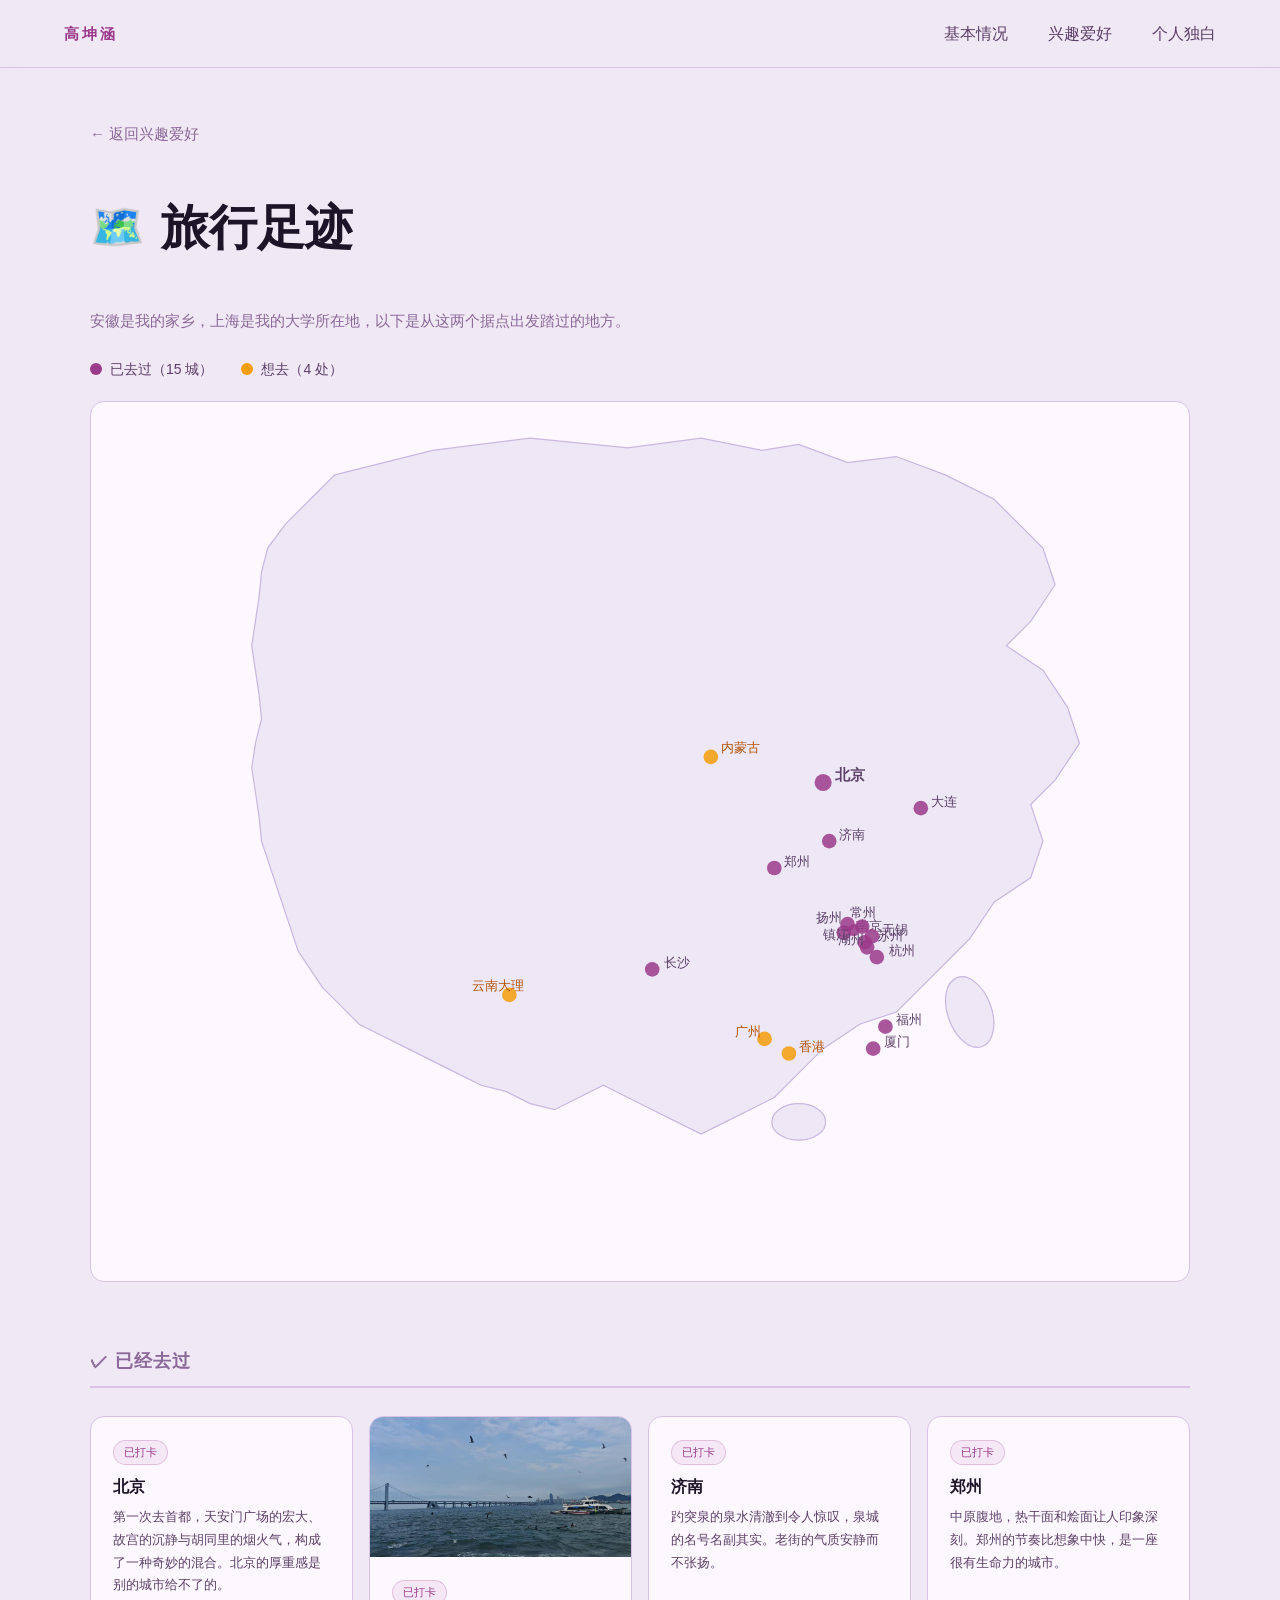
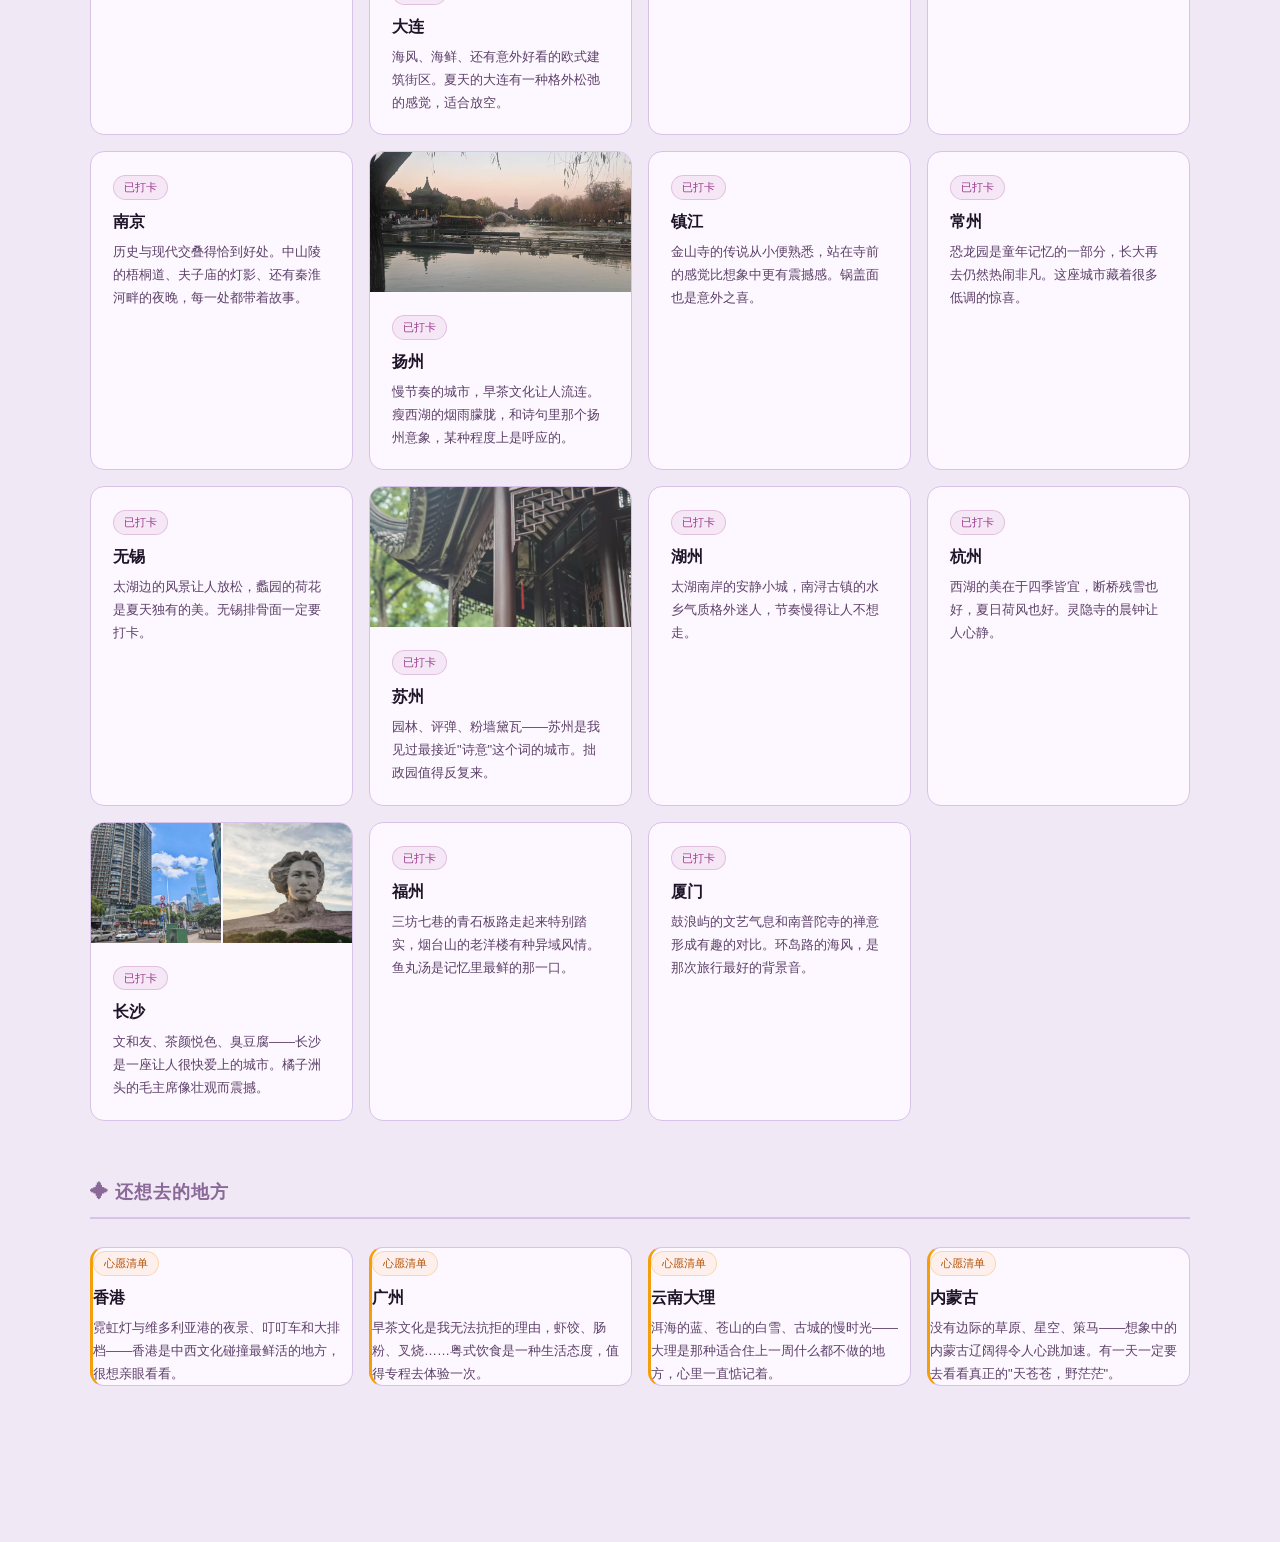
<file: travel.html>
<!DOCTYPE html>
<html lang="zh-CN">
<head>
  <meta charset="UTF-8">
  <meta name="viewport" content="width=device-width, initial-scale=1.0">
  <title>旅行足迹 — 高坤涵</title>
  <link rel="stylesheet" href="../style.css">
  <style>
    .hobby-page { padding: 120px 48px 100px; }

    .back-link {
      display: inline-block;
      margin-bottom: 40px;
      font-size: 15px;
      color: var(--text-muted);
      text-decoration: none;
      transition: color var(--transition);
    }
    .back-link:hover { color: var(--accent); }

    .page-heading {
      display: flex;
      align-items: center;
      gap: 16px;
      margin-bottom: 40px;
    }
    .page-icon { font-size: 44px; }
    .page-title { font-size: clamp(28px, 5vw, 48px); font-weight: 700; }

    .page-intro {
      font-size: 15px;
      color: var(--text-muted);
      margin-bottom: 24px;
    }

    /* ===== 图例 ===== */
    .map-legend {
      display: flex;
      gap: 28px;
      margin-bottom: 20px;
      flex-wrap: wrap;
    }
    .legend-item {
      display: flex;
      align-items: center;
      gap: 8px;
      font-size: 14px;
      color: var(--text-secondary);
    }
    .legend-dot {
      width: 12px;
      height: 12px;
      border-radius: 50%;
      flex-shrink: 0;
    }
    .legend-dot.visited { background: var(--accent); }
    .legend-dot.wishlist { background: #f59e0b; }

    /* ===== 地图容器 ===== */
    .map-wrap {
      background: var(--surface);
      border: 1px solid var(--border);
      border-radius: var(--radius);
      padding: 24px;
      margin-bottom: 64px;
    }
    .map-svg {
      width: 100%;
      height: auto;
      display: block;
    }
    .land { fill: #ede7f6; stroke: #c9b8e0; stroke-width: 1; }
    .city-dot-visited {
      fill: var(--accent);
      opacity: 0.85;
      cursor: default;
    }
    .city-dot-wish {
      fill: #f59e0b;
      opacity: 0.85;
      cursor: default;
    }
    .city-dot-visited:hover,
    .city-dot-wish:hover { opacity: 1; }
    .city-label {
      font-size: 11px;
      fill: #5c4068;
      font-family: 'PingFang SC', 'Microsoft YaHei', sans-serif;
      pointer-events: none;
      user-select: none;
    }

    /* ===== 城市说明区 ===== */
    .city-section { margin-bottom: 56px; }
    .city-section-title {
      font-size: 18px;
      font-weight: 600;
      color: var(--text-muted);
      letter-spacing: 1px;
      margin-bottom: 28px;
      padding-bottom: 10px;
      border-bottom: 2px solid var(--border);
    }
    .city-grid {
      display: grid;
      grid-template-columns: repeat(auto-fill, minmax(240px, 1fr));
      gap: 16px;
    }
    .city-card {
      background: var(--surface);
      border: 1px solid var(--border);
      border-radius: var(--radius);
      overflow: hidden;
      transition: border-color var(--transition), transform var(--transition);
    }
    .city-card:hover {
      border-color: var(--accent);
      transform: translateY(-2px);
    }
    .city-card.wish { border-left: 3px solid #f59e0b; }
    .city-card.wish:hover { border-color: #f59e0b; }
    .city-photo {
      width: 100%;
      height: 140px;
      object-fit: cover;
      display: block;
    }
    .city-card-body {
      padding: 20px 22px;
    }
    .city-card-no-photo {
      padding: 20px 22px;
    }
    .city-name {
      font-size: 16px;
      font-weight: 700;
      color: var(--text-primary);
      margin-bottom: 6px;
    }
    .city-desc {
      font-size: 13px;
      color: var(--text-secondary);
      line-height: 1.75;
    }
    .city-badge {
      display: inline-block;
      font-size: 11px;
      padding: 2px 10px;
      border-radius: 20px;
      margin-bottom: 8px;
    }
    .city-badge.visited {
      background: rgba(155, 58, 138, 0.08);
      color: var(--accent);
      border: 1px solid rgba(155, 58, 138, 0.22);
    }
    .city-badge.wish {
      background: rgba(245, 158, 11, 0.08);
      color: #b45309;
      border: 1px solid rgba(245, 158, 11, 0.3);
    }

    @media (max-width: 700px) {
      .hobby-page { padding: 88px 20px 60px; }
      .city-grid { grid-template-columns: 1fr 1fr; }
    }
    @media (max-width: 420px) {
      .city-grid { grid-template-columns: 1fr; }
    }
  </style>
</head>
<body>

  <nav class="navbar">
    <a href="../index.html" class="nav-logo" style="text-decoration:none;">高坤涵</a>
    <ul class="nav-links">
      <li><a href="../index.html#about">基本情况</a></li>
      <li><a href="../index.html#hobbies">兴趣爱好</a></li>
      <li><a href="../index.html#monologue">个人独白</a></li>
    </ul>
  </nav>

  <main class="hobby-page">
    <div class="container">

      <a class="back-link" href="../index.html#hobbies">← 返回兴趣爱好</a>

      <div class="page-heading">
        <span class="page-icon">🗺️</span>
        <h1 class="page-title">旅行足迹</h1>
      </div>

      <p class="page-intro">安徽是我的家乡，上海是我的大学所在地，以下是从这两个据点出发踏过的地方。</p>

      <div class="map-legend">
        <div class="legend-item">
          <span class="legend-dot visited"></span>已去过（15 城）
        </div>
        <div class="legend-item">
          <span class="legend-dot wishlist"></span>想去（4 处）
        </div>
      </div>

      <!-- 中国地图 SVG（简化示意，经纬度近似投影） -->
      <div class="map-wrap">
        <svg class="map-svg" viewBox="0 0 860 680" xmlns="http://www.w3.org/2000/svg">

          <!-- 大陆轮廓（简化折线） -->
          <polygon class="land" points="
            180,40  260,20  340,10  420,18  480,10  530,20  560,15  600,30
            640,25  680,40  720,60  740,80  760,100 770,130 750,160 730,180
            760,200 780,230 790,260 770,290 750,310 760,340 750,370 720,390
            700,420 680,440 660,460 640,480 610,490 580,510 560,530 540,550
            520,560 500,570 480,580 460,570 440,560 420,550 400,540 380,550
            360,560 340,555 320,545 300,540 280,530 260,520 240,510 220,500
            200,490 185,475 170,460 160,445 150,430 145,415 140,400 135,385
            130,370 125,355 120,340 118,320 115,300 112,280 115,260 120,240
            118,220 115,200 112,180 115,160 118,140 120,120 125,100 140,80
            160,60 180,40
          "/>
          <ellipse class="land" cx="700" cy="480" rx="18" ry="30" transform="rotate(-20 700 480)"/>
          <ellipse class="land" cx="560" cy="570" rx="22" ry="15"/>

          <!-- ── 已去城市 ── -->
          <circle class="city-dot-visited" cx="440" cy="445" r="6"/>
          <text class="city-label" x="450" y="443">长沙</text>

          <circle class="city-dot-visited" cx="621" cy="510" r="6"/>
          <text class="city-label" x="630" y="508">厦门</text>

          <circle class="city-dot-visited" cx="631" cy="492" r="6"/>
          <text class="city-label" x="640" y="490">福州</text>

          <circle class="city-dot-visited" cx="597" cy="415" r="6"/>
          <text class="city-label" x="607" y="413">南京</text>

          <circle class="city-dot-visited" cx="614" cy="423" r="6"/>
          <text class="city-label" x="624" y="421">苏州</text>

          <circle class="city-dot-visited" cx="600" cy="408" r="6"/>
          <text class="city-label" x="574" y="406">扬州</text>

          <circle class="city-dot-visited" cx="605" cy="413" r="5"/>
          <text class="city-label" x="580" y="420">镇江</text>

          <circle class="city-dot-visited" cx="620" cy="418" r="6"/>
          <text class="city-label" x="628" y="416">无锡</text>

          <circle class="city-dot-visited" cx="624" cy="435" r="6"/>
          <text class="city-label" x="634" y="433">杭州</text>

          <circle class="city-dot-visited" cx="616" cy="427" r="6"/>
          <text class="city-label" x="592" y="424">湖州</text>

          <circle class="city-dot-visited" cx="612" cy="410" r="6"/>
          <text class="city-label" x="602" y="402">常州</text>

          <circle class="city-dot-visited" cx="660" cy="313" r="6"/>
          <text class="city-label" x="668" y="311">大连</text>

          <circle class="city-dot-visited" cx="580" cy="292" r="7"/>
          <text class="city-label" x="590" y="290" style="font-weight:600;font-size:12px;">北京</text>

          <circle class="city-dot-visited" cx="585" cy="340" r="6"/>
          <text class="city-label" x="593" y="338">济南</text>

          <circle class="city-dot-visited" cx="540" cy="362" r="6"/>
          <text class="city-label" x="548" y="360">郑州</text>

          <!-- ── 想去城市 ── -->
          <circle class="city-dot-wish" cx="552" cy="514" r="6"/>
          <text class="city-label" x="560" y="512" style="fill:#b45309;">香港</text>

          <circle class="city-dot-wish" cx="532" cy="502" r="6"/>
          <text class="city-label" x="508" y="500" style="fill:#b45309;">广州</text>

          <circle class="city-dot-wish" cx="323" cy="466" r="6"/>
          <text class="city-label" x="292" y="462" style="fill:#b45309;">云南大理</text>

          <circle class="city-dot-wish" cx="488" cy="271" r="6"/>
          <text class="city-label" x="496" y="267" style="fill:#b45309;">内蒙古</text>

        </svg>
      </div>

      <!-- ===== 已去城市说明 ===== -->
      <section class="city-section">
        <h2 class="city-section-title">✓ 已经去过</h2>
        <div class="city-grid">

          <div class="city-card">
            <div class="city-card-no-photo">
            <span class="city-badge visited">已打卡</span>
            <div class="city-name">北京</div>
            <div class="city-desc">第一次去首都，天安门广场的宏大、故宫的沉静与胡同里的烟火气，构成了一种奇妙的混合。北京的厚重感是别的城市给不了的。</div>
            </div>
          </div>

          <div class="city-card">
            <img src="大连.jpg" alt="大连" class="city-photo">
            <div class="city-card-body">
            <span class="city-badge visited">已打卡</span>
            <div class="city-name">大连</div>
            <div class="city-desc">海风、海鲜、还有意外好看的欧式建筑街区。夏天的大连有一种格外松弛的感觉，适合放空。</div>
            </div>
          </div>

          <div class="city-card">
            <div class="city-card-no-photo">
            <span class="city-badge visited">已打卡</span>
            <div class="city-name">济南</div>
            <div class="city-desc">趵突泉的泉水清澈到令人惊叹，泉城的名号名副其实。老街的气质安静而不张扬。</div>
            </div>
          </div>

          <div class="city-card">
            <div class="city-card-no-photo">
            <span class="city-badge visited">已打卡</span>
            <div class="city-name">郑州</div>
            <div class="city-desc">中原腹地，热干面和烩面让人印象深刻。郑州的节奏比想象中快，是一座很有生命力的城市。</div>
            </div>
          </div>

          <div class="city-card">
            <div class="city-card-no-photo">
            <span class="city-badge visited">已打卡</span>
            <div class="city-name">南京</div>
            <div class="city-desc">历史与现代交叠得恰到好处。中山陵的梧桐道、夫子庙的灯影、还有秦淮河畔的夜晚，每一处都带着故事。</div>
            </div>
          </div>

          <div class="city-card">
            <img src="扬州.jpg" alt="扬州" class="city-photo">
            <div class="city-card-body">
            <span class="city-badge visited">已打卡</span>
            <div class="city-name">扬州</div>
            <div class="city-desc">慢节奏的城市，早茶文化让人流连。瘦西湖的烟雨朦胧，和诗句里那个扬州意象，某种程度上是呼应的。</div>
            </div>
          </div>

          <div class="city-card">
            <div class="city-card-no-photo">
            <span class="city-badge visited">已打卡</span>
            <div class="city-name">镇江</div>
            <div class="city-desc">金山寺的传说从小便熟悉，站在寺前的感觉比想象中更有震撼感。锅盖面也是意外之喜。</div>
            </div>
          </div>

          <div class="city-card">
            <div class="city-card-no-photo">
            <span class="city-badge visited">已打卡</span>
            <div class="city-name">常州</div>
            <div class="city-desc">恐龙园是童年记忆的一部分，长大再去仍然热闹非凡。这座城市藏着很多低调的惊喜。</div>
            </div>
          </div>

          <div class="city-card">
            <div class="city-card-no-photo">
            <span class="city-badge visited">已打卡</span>
            <div class="city-name">无锡</div>
            <div class="city-desc">太湖边的风景让人放松，蠡园的荷花是夏天独有的美。无锡排骨面一定要打卡。</div>
            </div>
          </div>

          <div class="city-card">
            <img src="苏州.jpg" alt="苏州" class="city-photo">
            <div class="city-card-body">
            <span class="city-badge visited">已打卡</span>
            <div class="city-name">苏州</div>
            <div class="city-desc">园林、评弹、粉墙黛瓦——苏州是我见过最接近"诗意"这个词的城市。拙政园值得反复来。</div>
            </div>
          </div>

          <div class="city-card">
            <div class="city-card-no-photo">
            <span class="city-badge visited">已打卡</span>
            <div class="city-name">湖州</div>
            <div class="city-desc">太湖南岸的安静小城，南浔古镇的水乡气质格外迷人，节奏慢得让人不想走。</div>
            </div>
          </div>

          <div class="city-card">
            <div class="city-card-no-photo">
            <span class="city-badge visited">已打卡</span>
            <div class="city-name">杭州</div>
            <div class="city-desc">西湖的美在于四季皆宜，断桥残雪也好，夏日荷风也好。灵隐寺的晨钟让人心静。</div>
            </div>
          </div>

          <div class="city-card">
            <div style="display:grid;grid-template-columns:1fr 1fr;gap:2px;">
              <img src="长沙.jpg" alt="长沙" class="city-photo" style="height:120px;">
              <img src="长沙2.jpg" alt="长沙2" class="city-photo" style="height:120px;">
            </div>
            <div class="city-card-body">
            <span class="city-badge visited">已打卡</span>
            <div class="city-name">长沙</div>
            <div class="city-desc">文和友、茶颜悦色、臭豆腐——长沙是一座让人很快爱上的城市。橘子洲头的毛主席像壮观而震撼。</div>
            </div>
          </div>

          <div class="city-card">
            <div class="city-card-no-photo">
            <span class="city-badge visited">已打卡</span>
            <div class="city-name">福州</div>
            <div class="city-desc">三坊七巷的青石板路走起来特别踏实，烟台山的老洋楼有种异域风情。鱼丸汤是记忆里最鲜的那一口。</div>
            </div>
          </div>

          <div class="city-card">
            <div class="city-card-no-photo">
            <span class="city-badge visited">已打卡</span>
            <div class="city-name">厦门</div>
            <div class="city-desc">鼓浪屿的文艺气息和南普陀寺的禅意形成有趣的对比。环岛路的海风，是那次旅行最好的背景音。</div>
            </div>
          </div>

        </div>
      </section>

      <!-- ===== 心愿清单 ===== -->
      <section class="city-section">
        <h2 class="city-section-title">✦ 还想去的地方</h2>
        <div class="city-grid">

          <div class="city-card wish">
            <span class="city-badge wish">心愿清单</span>
            <div class="city-name">香港</div>
            <div class="city-desc">霓虹灯与维多利亚港的夜景、叮叮车和大排档——香港是中西文化碰撞最鲜活的地方，很想亲眼看看。</div>
          </div>

          <div class="city-card wish">
            <span class="city-badge wish">心愿清单</span>
            <div class="city-name">广州</div>
            <div class="city-desc">早茶文化是我无法抗拒的理由，虾饺、肠粉、叉烧……粤式饮食是一种生活态度，值得专程去体验一次。</div>
          </div>

          <div class="city-card wish">
            <span class="city-badge wish">心愿清单</span>
            <div class="city-name">云南大理</div>
            <div class="city-desc">洱海的蓝、苍山的白雪、古城的慢时光——大理是那种适合住上一周什么都不做的地方，心里一直惦记着。</div>
          </div>

          <div class="city-card wish">
            <span class="city-badge wish">心愿清单</span>
            <div class="city-name">内蒙古</div>
            <div class="city-desc">没有边际的草原、星空、策马——想象中的内蒙古辽阔得令人心跳加速。有一天一定要去看看真正的"天苍苍，野茫茫"。</div>
          </div>

        </div>
      </section>

    </div>
  </main>

</body>
</html>
</file>
<file: style.css>
/* ===== 基础重置 ===== */
*, *::before, *::after {
  margin: 0;
  padding: 0;
  box-sizing: border-box;
}

:root {
  --bg: #f0e8f5;
  --bg-alt: #e8ddf0;
  --surface: #fdf7ff;
  --border: #d9c2e8;
  --accent: #9b3a8a;
  --accent-secondary: #c26ab4;
  --accent-glow: rgba(155, 58, 138, 0.18);
  --text-primary: #1e1428;
  --text-secondary: #5c4068;
  --text-muted: #8a6898;
  --radius: 14px;
  --transition: 0.3s ease;
}

html {
  scroll-behavior: smooth;
}

body {
  font-family: 'Segoe UI', 'PingFang SC', 'Microsoft YaHei', sans-serif;
  background: var(--bg);
  color: var(--text-primary);
  line-height: 1.7;
  overflow-x: hidden;
}

/* ===== 导航栏 ===== */
.navbar {
  position: fixed;
  top: 0;
  left: 0;
  right: 0;
  z-index: 100;
  display: flex;
  align-items: center;
  justify-content: space-between;
  padding: 20px 64px;
  background: rgba(240, 232, 245, 0.92);
  backdrop-filter: blur(12px);
  border-bottom: 1px solid var(--border);
}

.nav-logo {
  font-size: 15px;
  font-weight: 700;
  letter-spacing: 3px;
  color: var(--accent);
}

.nav-links {
  display: flex;
  gap: 40px;
  list-style: none;
}

.nav-links a {
  text-decoration: none;
  color: var(--text-secondary);
  font-size: 16px;
  transition: color var(--transition);
}

.nav-links a:hover {
  color: var(--text-primary);
}

/* ===== Hero ===== */
.hero {
  min-height: 78vh;
  display: flex;
  align-items: center;
  justify-content: center;
  text-align: center;
  padding: 100px 40px 60px;
  position: relative;
  background: radial-gradient(ellipse 60% 50% at 50% 40%, rgba(155, 58, 138, 0.06) 0%, transparent 70%);
}

.hero-content {
  display: flex;
  flex-direction: column;
  align-items: center;
  gap: 28px;
}

/* ===== 头像行（头像居中 + 语录气泡右侧） ===== */
.hero-avatar-row {
  position: relative;
  width: 100%;
  display: flex;
  justify-content: center;
  align-items: center;
}

.avatar-col {
  display: flex;
  flex-direction: column;
  align-items: center;
  gap: 10px;
}

.avatar-ring {
  width: 136px;
  height: 136px;
  border-radius: 50%;
  padding: 4px;
  background: linear-gradient(135deg, var(--accent), #d946b8);
  box-shadow: 0 0 40px var(--accent-glow);
  cursor: pointer;
  transition: transform var(--transition), box-shadow var(--transition);
}
.avatar-ring:hover {
  transform: scale(1.06);
  box-shadow: 0 0 56px var(--accent-glow);
}

.click-hint {
  font-size: 12px;
  color: var(--text-muted);
  letter-spacing: 0.3px;
}

.speech-bubble {
  position: absolute;
  left: 50%;
  top: 50%;
  transform: translate(84px, -50%);
  background: var(--surface);
  border: 1px solid var(--border);
  border-radius: 14px;
  padding: 18px 22px;
  max-width: 300px;
  box-shadow: 0 4px 18px rgba(155, 58, 138, 0.08);
}

/* 三角尾巴（向左指，朝向头像） */
.speech-bubble::before {
  content: '';
  position: absolute;
  top: 50%;
  left: -10px;
  transform: translateY(-50%);
  border: 5px solid transparent;
  border-right-color: var(--border);
}
.speech-bubble::after {
  content: '';
  position: absolute;
  top: 50%;
  left: -8px;
  transform: translateY(-50%);
  border: 4px solid transparent;
  border-right-color: var(--surface);
}

.bubble-text {
  font-size: 15px;
  color: var(--text-secondary);
  line-height: 1.8;
  opacity: 1;
  transition: opacity 0.18s ease;
}



.avatar {
  width: 100%;
  height: 100%;
  border-radius: 50%;
  background: var(--surface);
  display: flex;
  align-items: center;
  justify-content: center;
}

.avatar-initial {
  font-size: 44px;
  color: var(--accent);
  font-weight: 700;
}

.avatar-img {
  width: 100%;
  height: 100%;
  object-fit: cover;
  border-radius: 50%;
}

.hero-name {
  font-size: clamp(34px, 6vw, 60px);
  font-weight: 700;
  letter-spacing: -0.5px;
}

.highlight {
  color: var(--accent);
}

.hero-tagline {
  color: var(--text-secondary);
  font-size: 18px;
  letter-spacing: 1px;
}

.scroll-hint {
  margin-top: 28px;
  color: var(--text-muted);
  font-size: 24px;
  animation: bounce 2s ease infinite;
}

@keyframes bounce {
  0%, 100% { transform: translateY(0); }
  50% { transform: translateY(8px); }
}

/* ===== 通用 Section ===== */
.section {
  padding: 120px 48px;
}

.section-alt {
  background: var(--bg-alt);
}

.container {
  max-width: 1100px;
  margin: 0 auto;
}

.section-header {
  display: flex;
  align-items: baseline;
  gap: 20px;
  margin-bottom: 72px;
}

.section-label {
  font-size: 15px;
  font-weight: 700;
  color: var(--accent);
  letter-spacing: 2px;
  opacity: 0.7;
}

.section-title {
  font-size: clamp(26px, 4.5vw, 42px);
  font-weight: 700;
}

/* ===== 基本情况 ===== */
.about-grid {
  display: grid;
  grid-template-columns: repeat(auto-fit, minmax(200px, 1fr));
  gap: 24px;
  margin-bottom: 56px;
}

.about-card {
  background: var(--surface);
  border: 1px solid var(--border);
  border-radius: var(--radius);
  padding: 32px 28px;
  text-align: center;
  transition: border-color var(--transition), transform var(--transition);
}

.about-card:hover {
  border-color: var(--accent);
  transform: translateY(-4px);
}

.card-icon {
  font-size: 38px;
  margin-bottom: 16px;
}

.about-card h3 {
  font-size: 16px;
  color: var(--text-secondary);
  margin-bottom: 8px;
  letter-spacing: 0.5px;
}

.about-card p {
  font-size: 17px;
  font-weight: 600;
  color: var(--text-primary);
}

.card-sub {
  font-size: 13px !important;
  font-weight: 400 !important;
  color: var(--text-muted) !important;
  margin-top: 4px;
}

.bio-block {
  background: var(--surface);
  border-left: 4px solid var(--accent);
  border-radius: 0 var(--radius) var(--radius) 0;
  padding: 32px 36px;
}

.bio-block p {
  color: var(--text-secondary);
  font-size: 17px;
  line-height: 1.9;
}

/* ===== 兴趣爱好 ===== */
.hobbies-grid {
  display: grid;
  grid-template-columns: repeat(auto-fit, minmax(300px, 1fr));
  gap: 24px;
}

.hobby-item {
  display: flex;
  gap: 20px;
  background: var(--surface);
  border: 1px solid var(--border);
  border-radius: var(--radius);
  padding: 30px;
  transition: border-color var(--transition), transform var(--transition);
}

a.hobby-item {
  text-decoration: none;
  color: inherit;
}

.hobby-item:hover {
  border-color: var(--accent);
  transform: translateY(-3px);
}

.hobby-icon {
  font-size: 34px;
  flex-shrink: 0;
  margin-top: 2px;
}

.hobby-body h3 {
  font-size: 17px;
  font-weight: 600;
  margin-bottom: 8px;
}

.hobby-body p {
  font-size: 15px;
  color: var(--text-secondary);
  margin-bottom: 12px;
  line-height: 1.6;
}

.tags {
  display: flex;
  flex-wrap: wrap;
  gap: 8px;
}

.tag {
  font-size: 13px;
  padding: 4px 14px;
  border-radius: 20px;
  background: rgba(155, 58, 138, 0.08);
  color: var(--accent);
  border: 1px solid rgba(155, 58, 138, 0.22);
}

/* ===== 个人独白 ===== */
.monologue-container {
  display: flex;
  flex-direction: column;
  gap: 52px;
}

.quote-block {
  display: flex;
  align-items: center;
  gap: 28px;
}

.quote-line {
  width: 52px;
  height: 2px;
  background: var(--accent);
  flex-shrink: 0;
}

blockquote {
  font-size: clamp(20px, 3vw, 26px);
  color: var(--text-primary);
  font-style: italic;
  font-weight: 300;
  letter-spacing: 0.3px;
}

.monologue-text {
  display: flex;
  flex-direction: column;
  gap: 28px;
}

.monologue-text p {
  color: var(--text-secondary);
  font-size: 17px;
  line-height: 2;
}

.monologue-text strong {
  color: var(--accent);
  font-weight: 600;
}

/* ===== 时间线 ===== */
.timeline {
  background: var(--surface);
  border: 1px solid var(--border);
  border-radius: var(--radius);
  padding: 40px 44px;
}

.timeline-title {
  font-size: 16px;
  color: var(--text-muted);
  letter-spacing: 1px;
  margin-bottom: 32px;
  text-transform: uppercase;
}

.timeline-item {
  display: flex;
  align-items: flex-start;
  gap: 20px;
  padding: 14px 0;
  border-bottom: 1px solid var(--border);
}

.timeline-item:last-child {
  border-bottom: none;
  padding-bottom: 0;
}

.timeline-dot {
  width: 10px;
  height: 10px;
  border-radius: 50%;
  background: var(--accent);
  margin-top: 7px;
  flex-shrink: 0;
  box-shadow: 0 0 10px var(--accent-glow);
}

.timeline-body {
  display: flex;
  align-items: baseline;
  gap: 16px;
}

.timeline-date {
  font-size: 14px;
  color: var(--accent);
  font-weight: 600;
  white-space: nowrap;
  min-width: 64px;
}

.timeline-body p {
  font-size: 16px;
  color: var(--text-secondary);
}

/* ===== 页脚 ===== */
.footer {
  text-align: center;
  padding: 44px;
  color: var(--text-muted);
  font-size: 15px;
  border-top: 1px solid var(--border);
}

/* ===== 响应式 ===== */
@media (max-width: 600px) {
  .navbar {
    padding: 18px 24px;
  }
  .nav-links {
    gap: 22px;
  }
  .section {
    padding: 88px 20px;
  }
  .about-grid {
    grid-template-columns: repeat(2, 1fr);
  }
  .hobbies-grid {
    grid-template-columns: 1fr;
  }
  .timeline-body {
    flex-direction: column;
    gap: 4px;
  }
  .hero-avatar-row {
    flex-direction: column;
  }
  .speech-bubble {
    position: static;
    transform: none;
    max-width: 90vw;
  }
  .speech-bubble::before,
  .speech-bubble::after {
    top: -10px;
    left: 50%;
    transform: translateX(-50%);
    border: 5px solid transparent;
    border-bottom-color: var(--border);
  }
  .speech-bubble::after {
    top: -8px;
    border: 4px solid transparent;
    border-bottom-color: var(--surface);
  }
}
</file>
